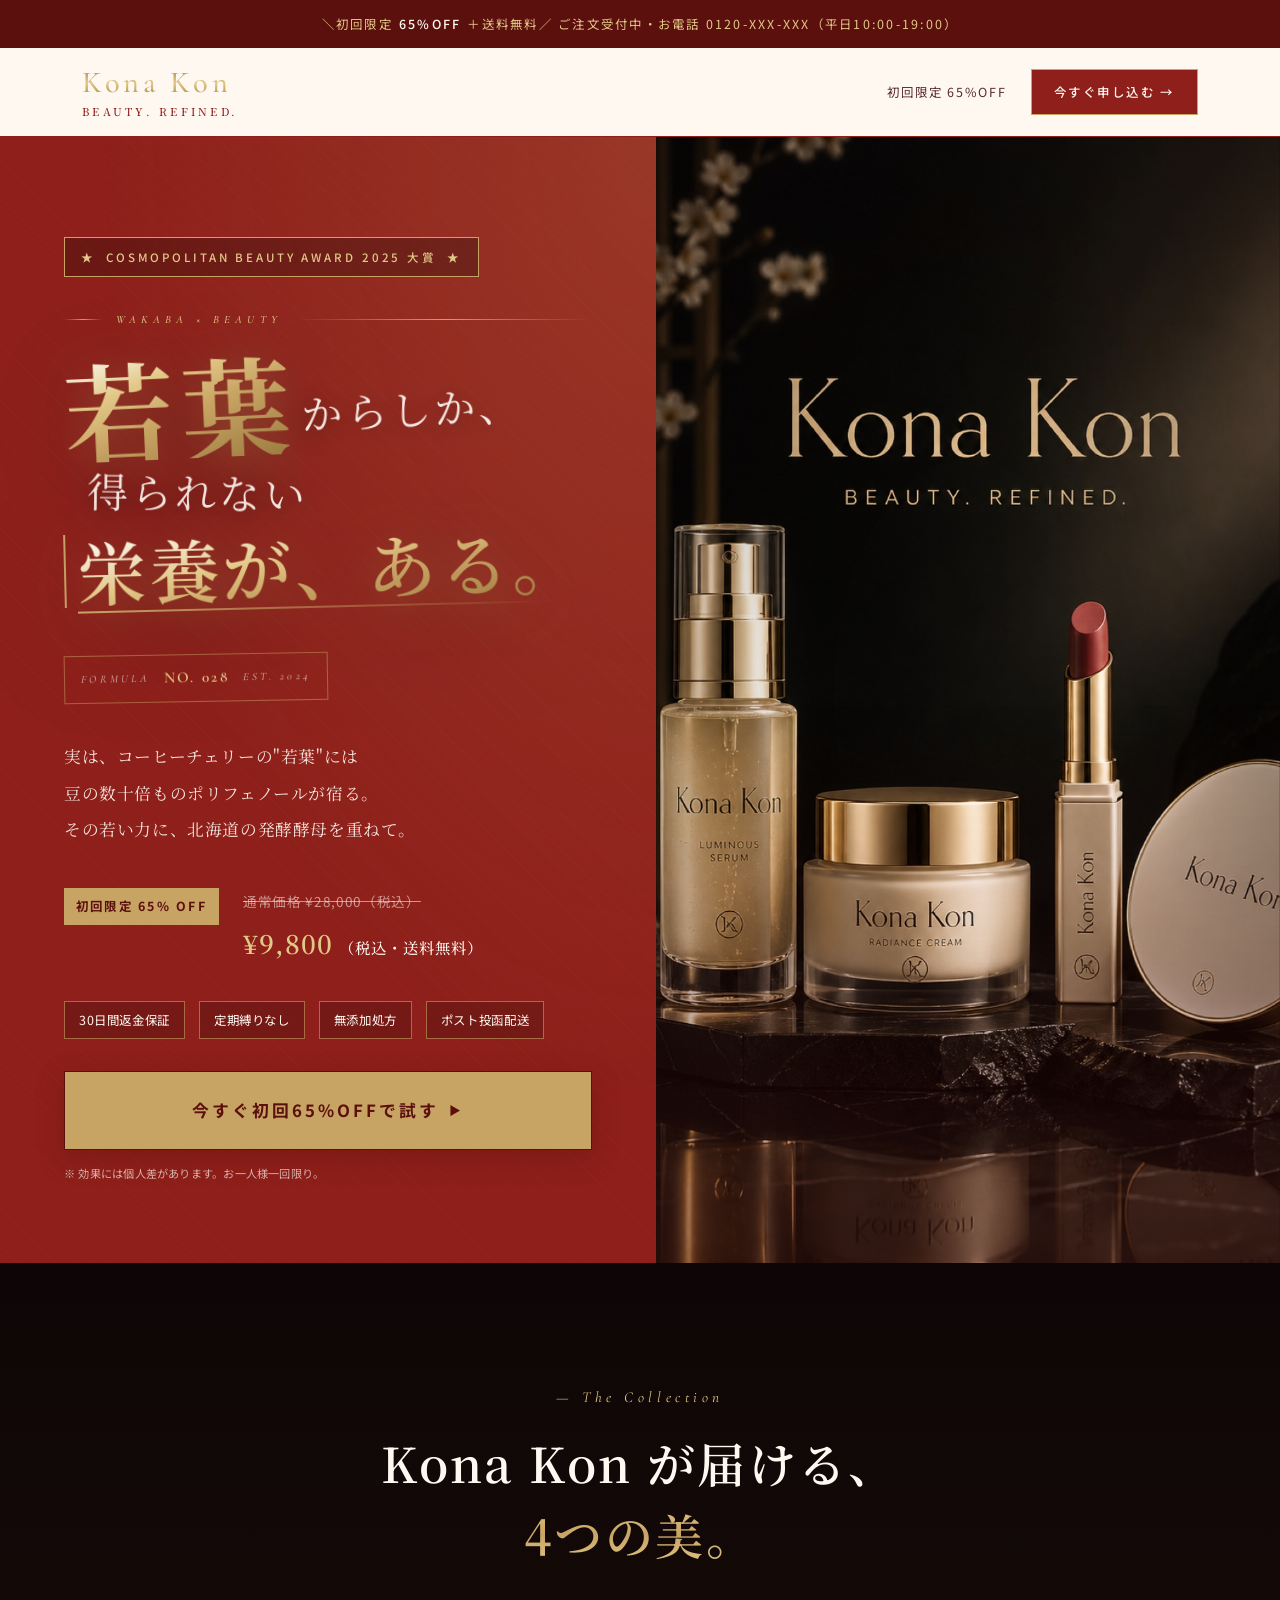
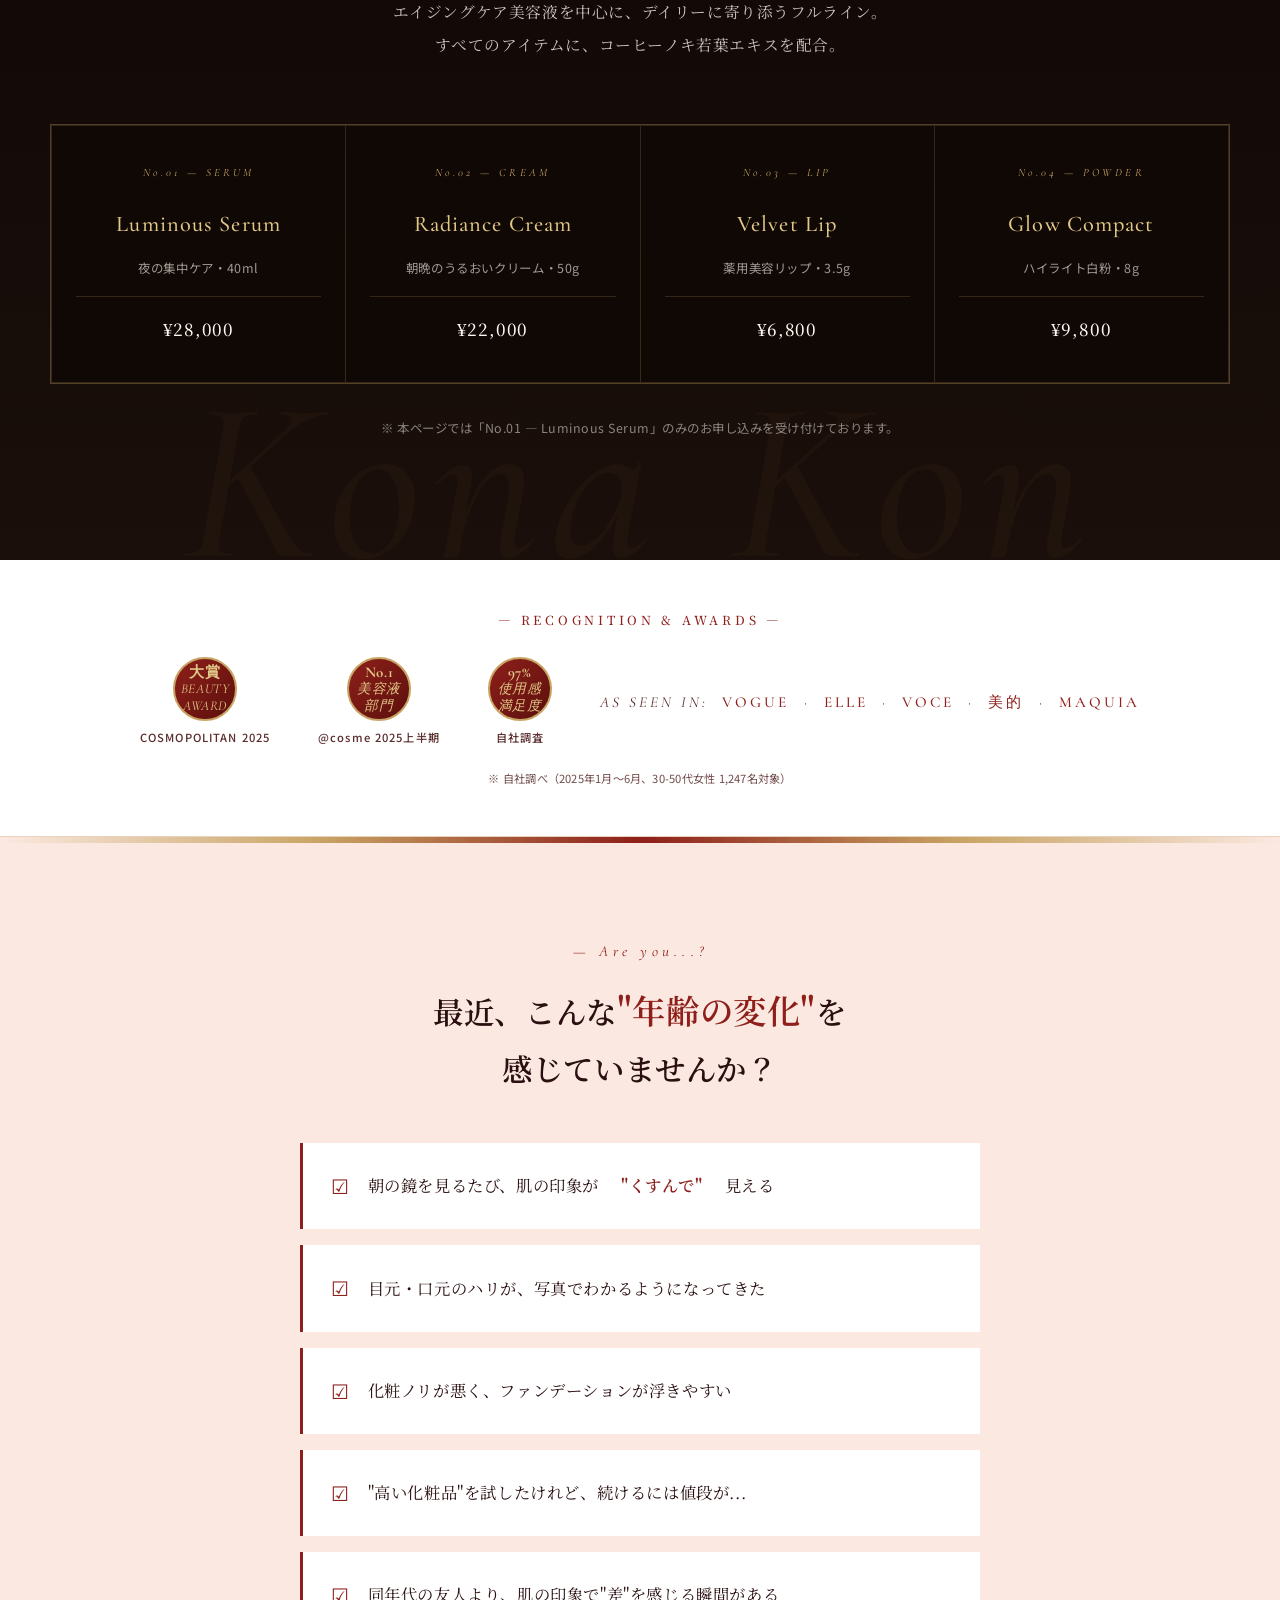
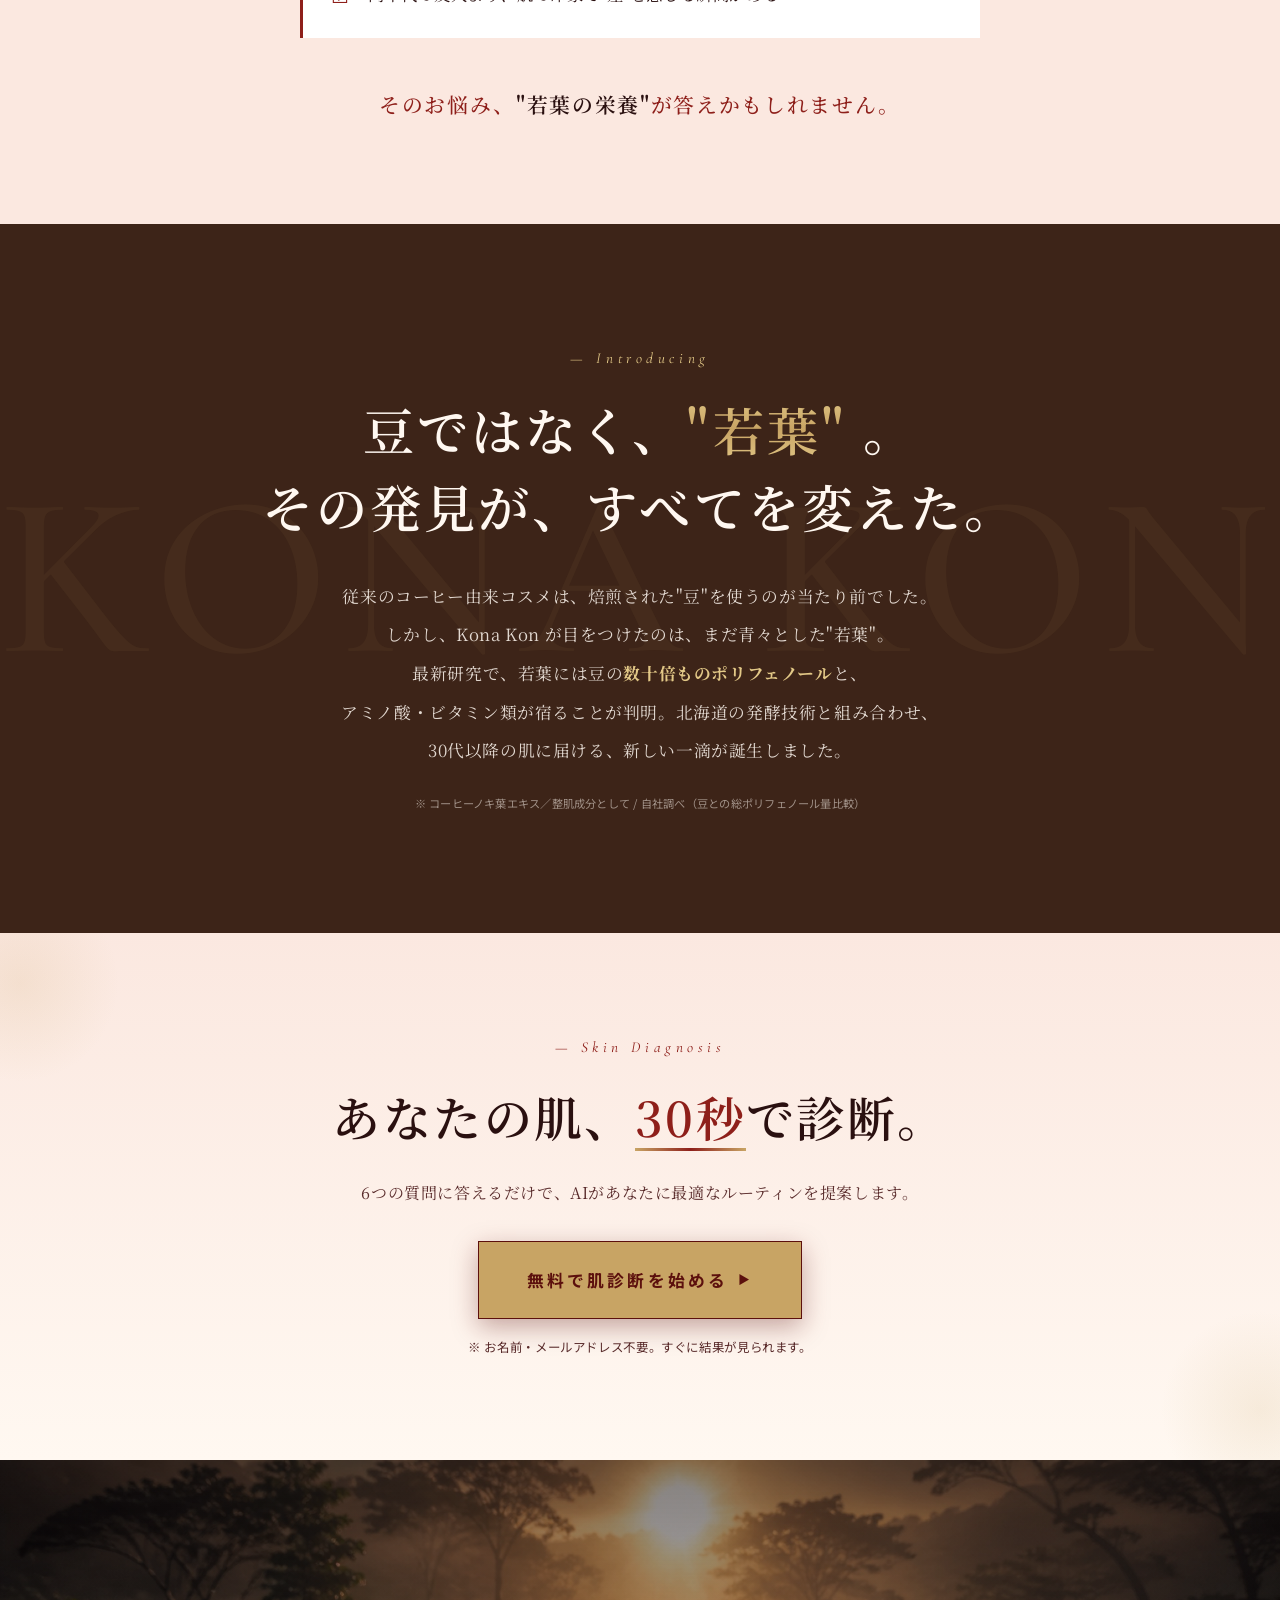
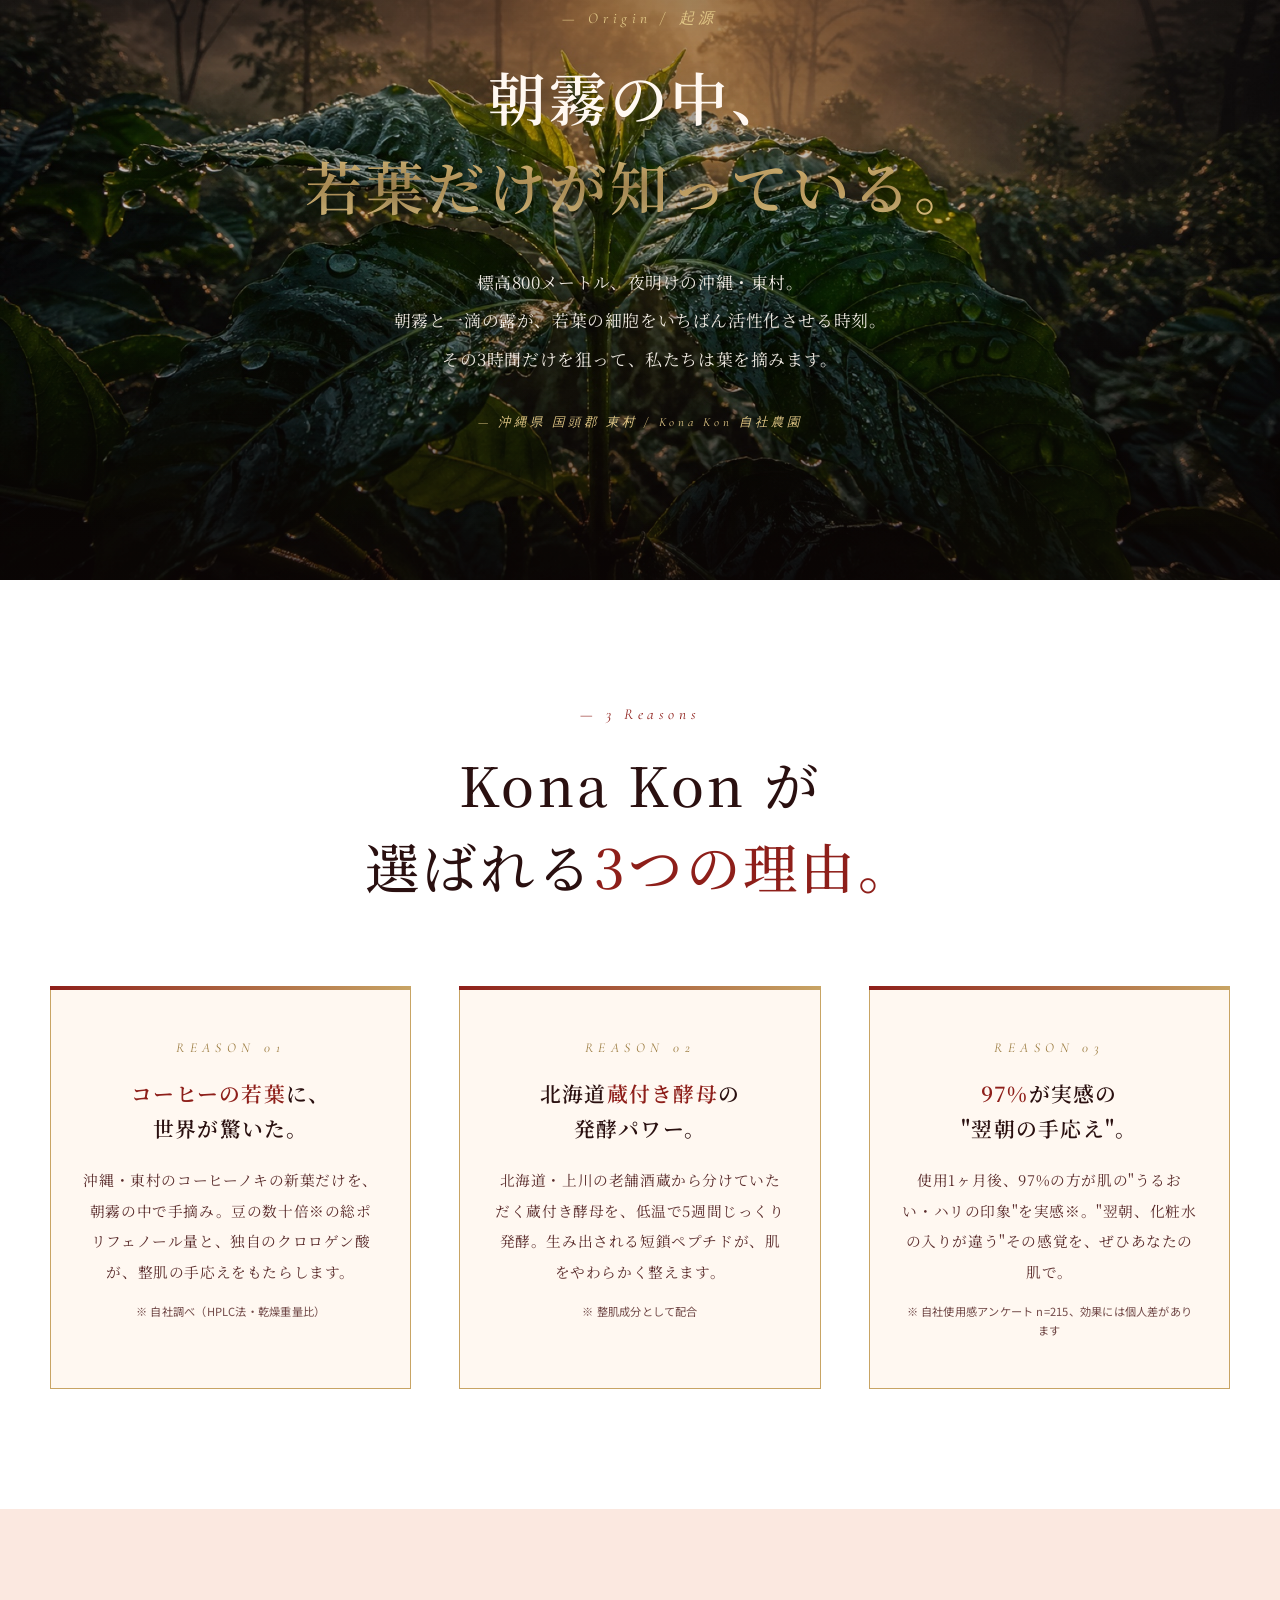
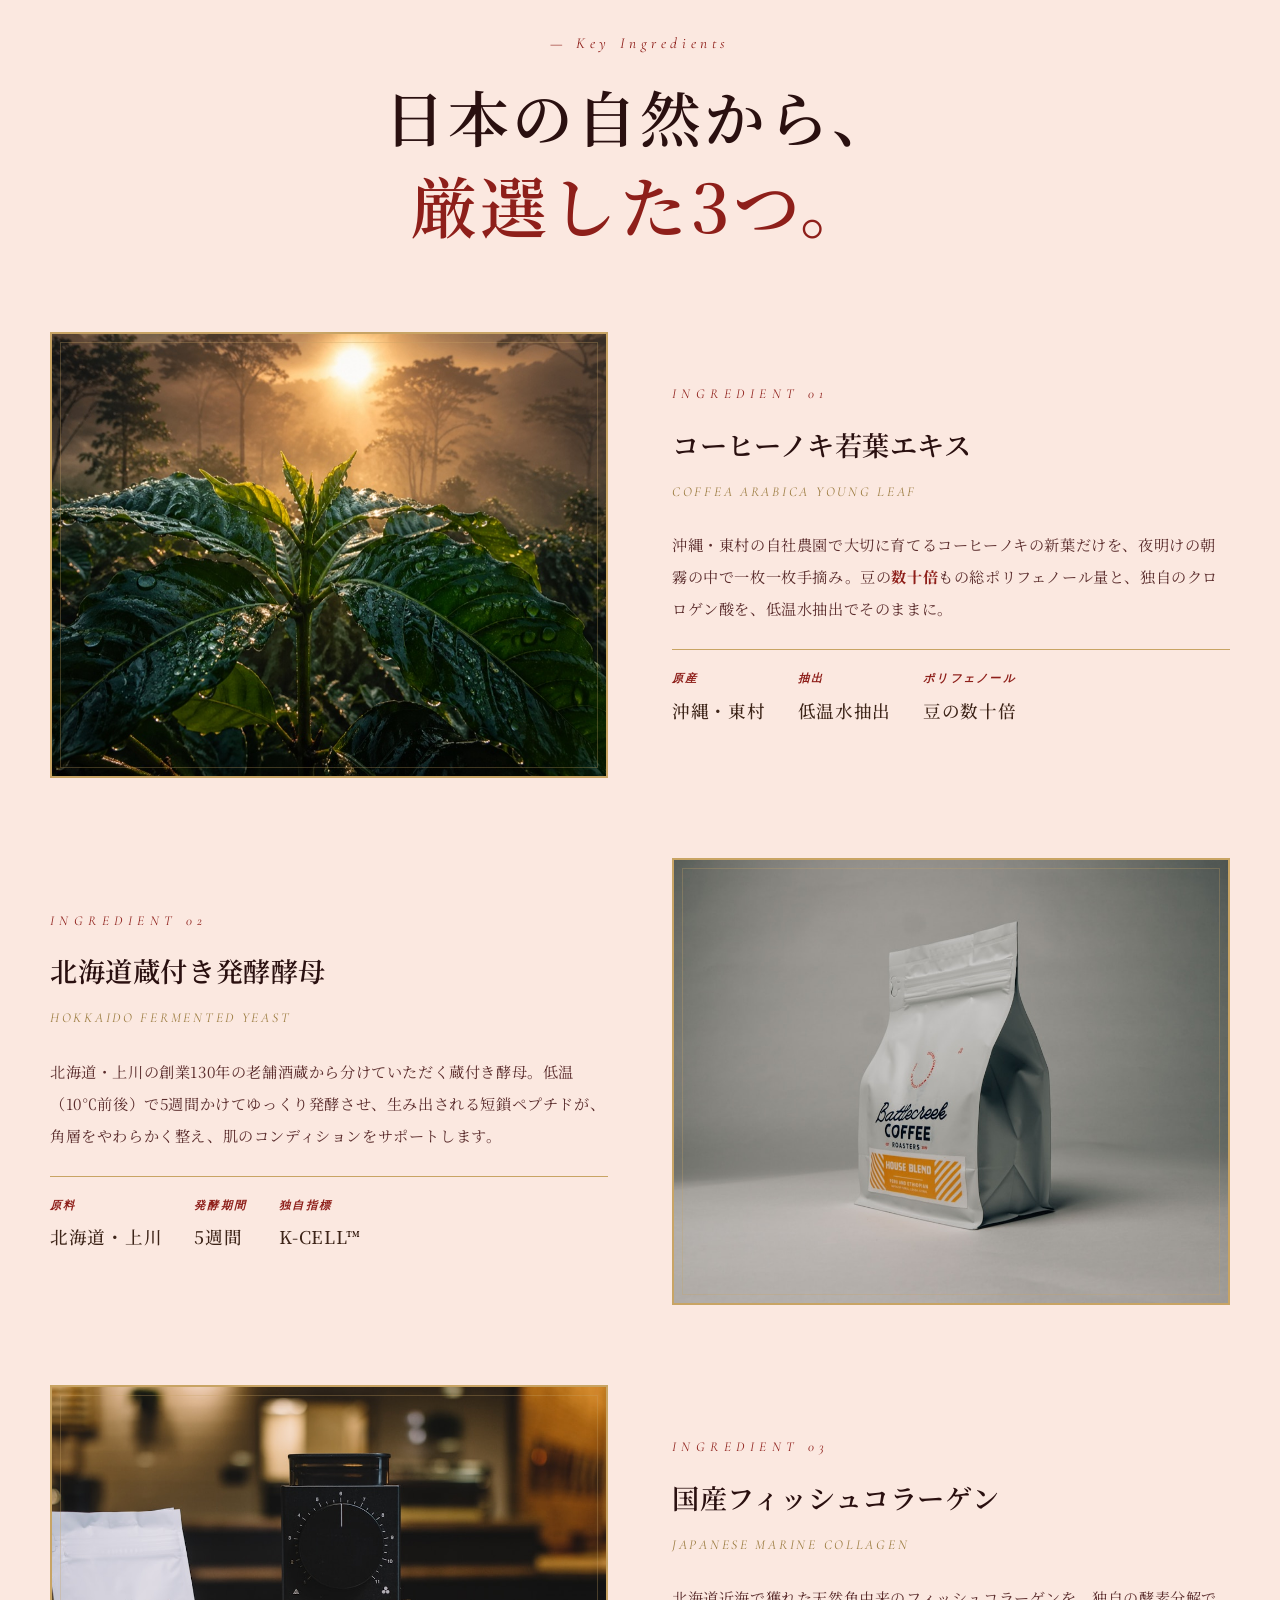
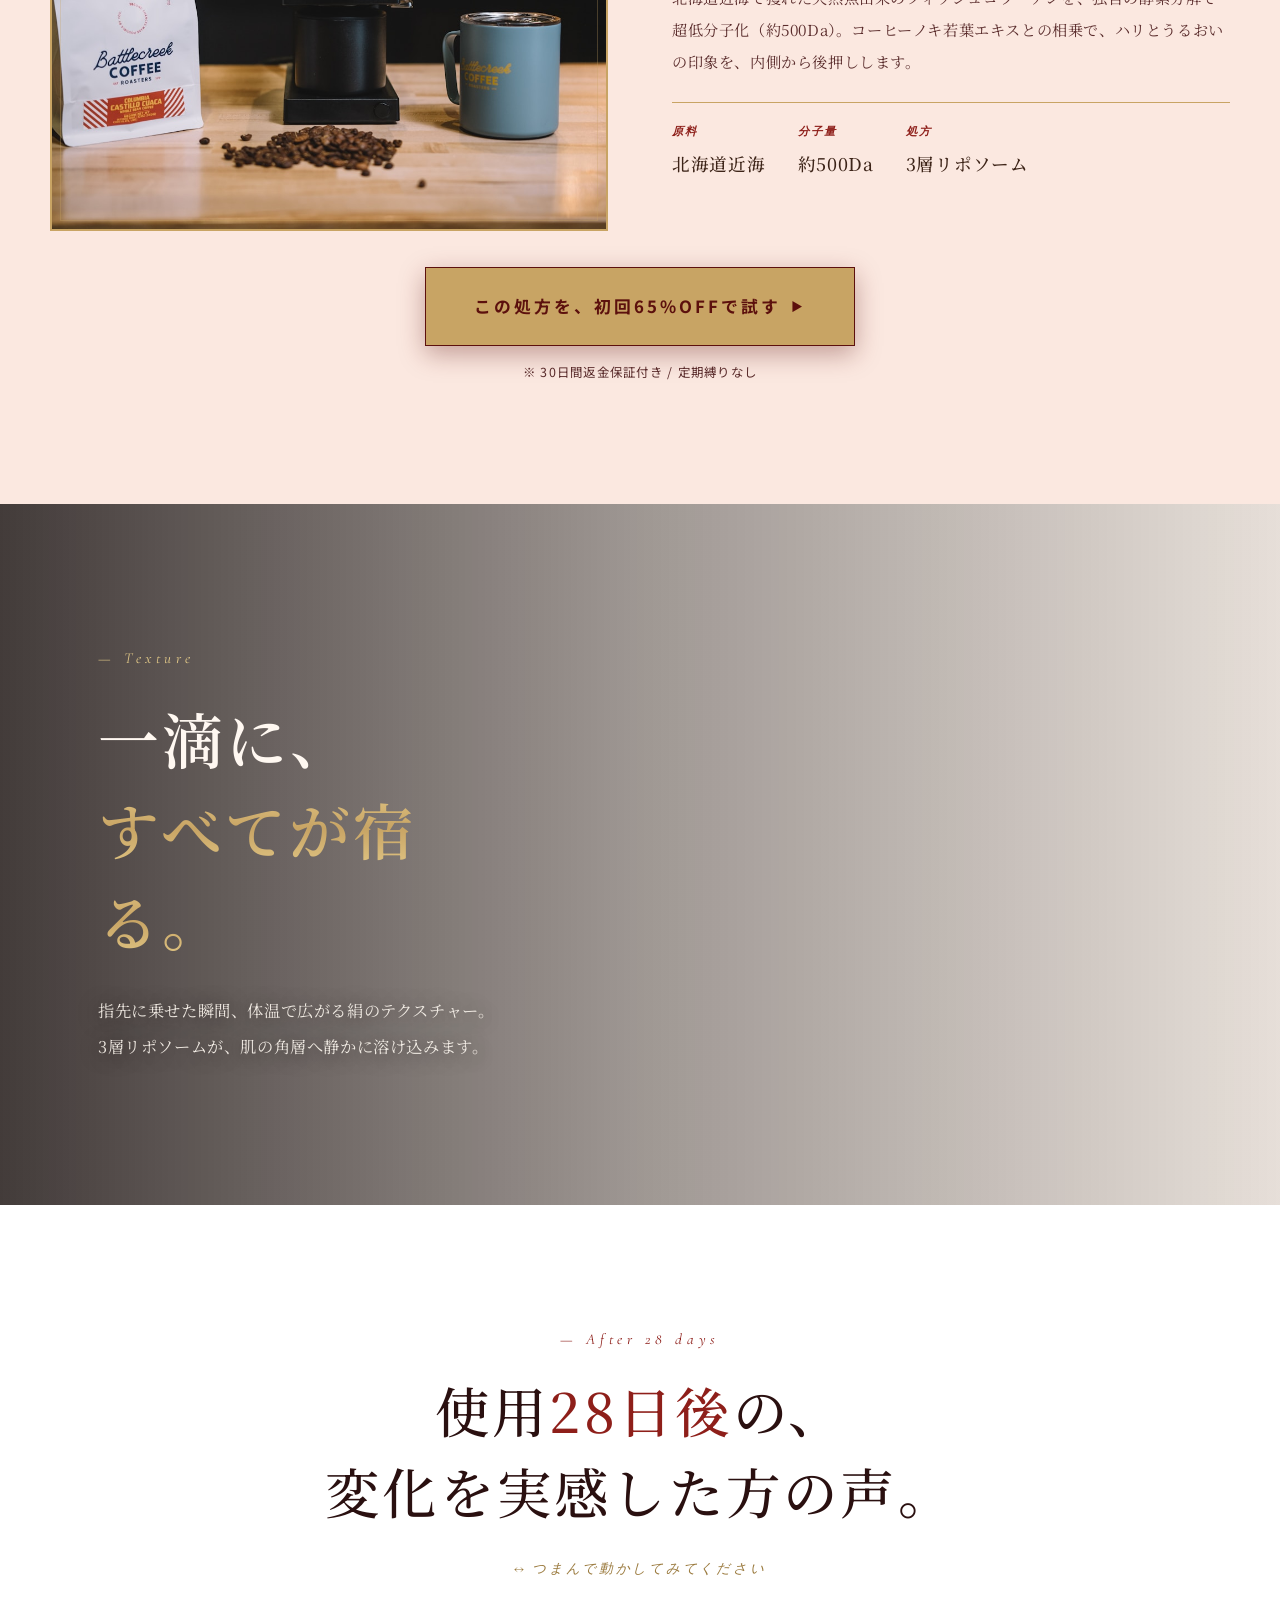
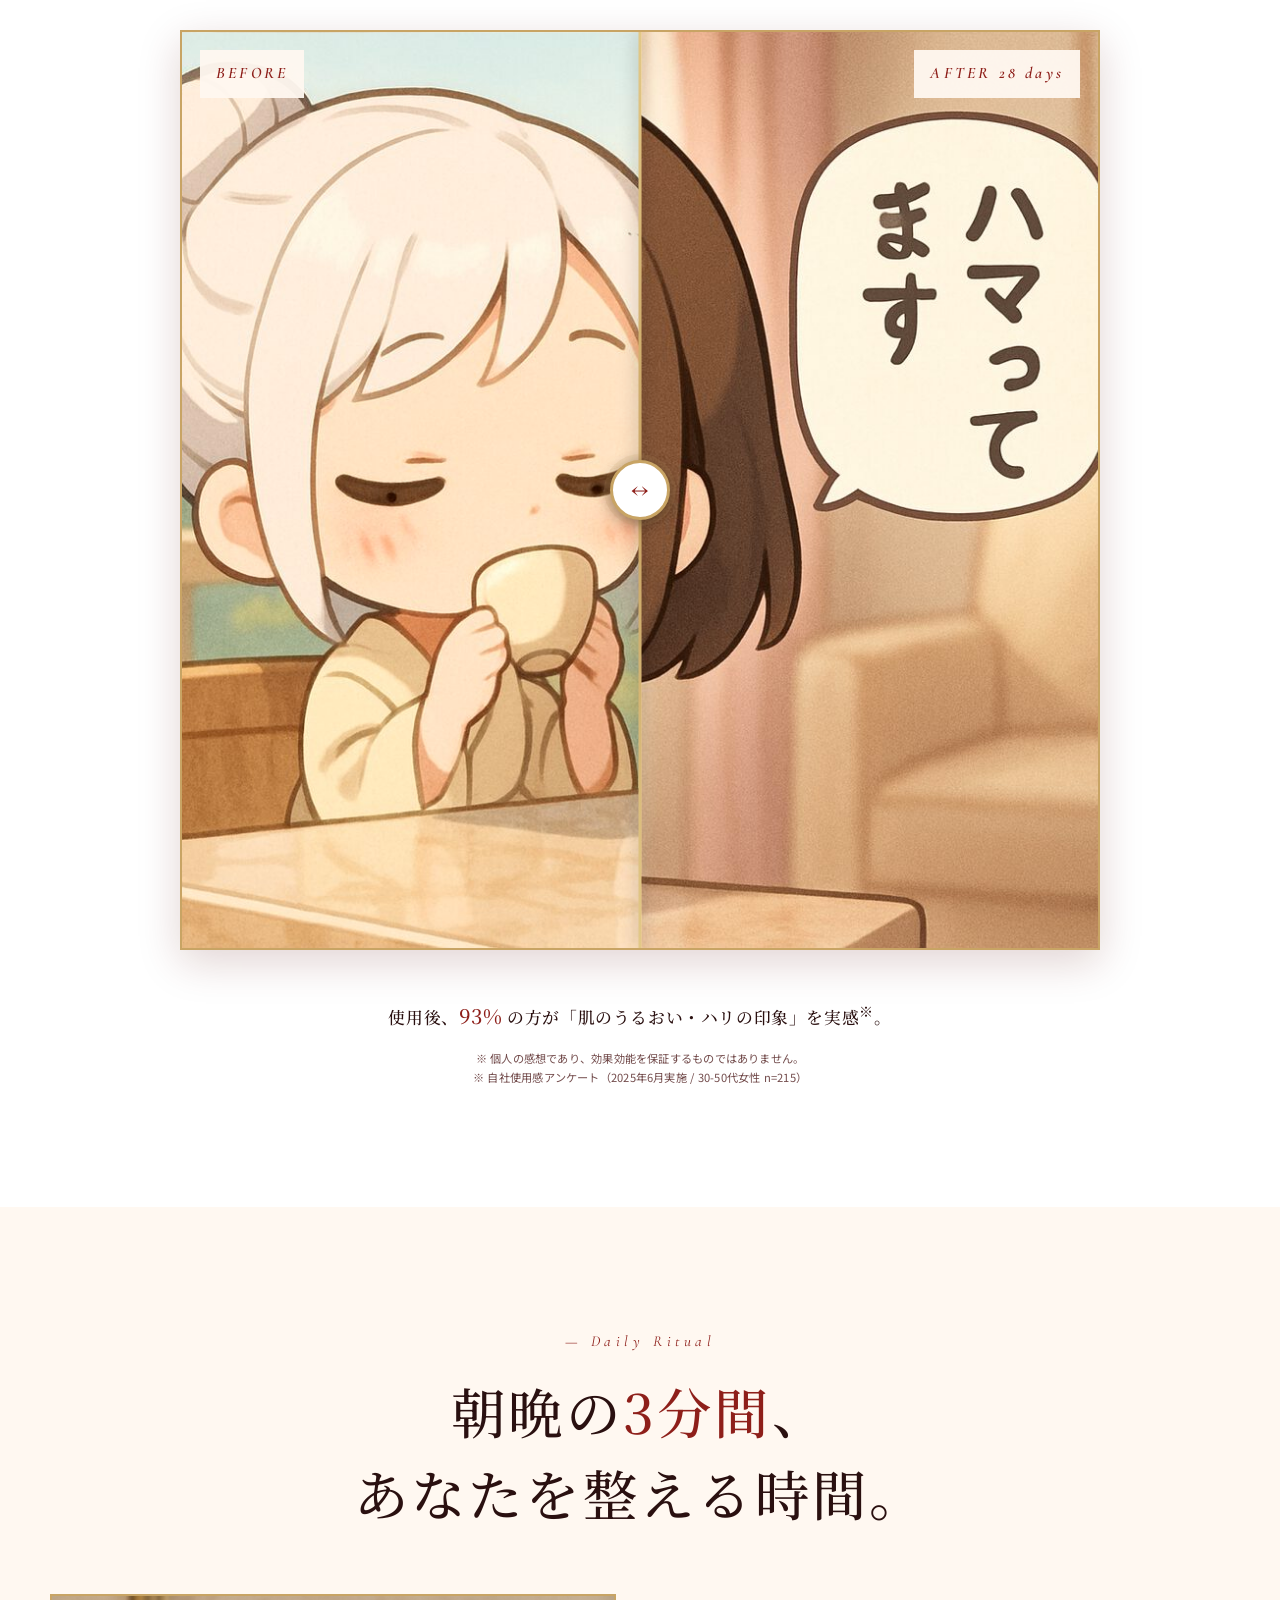
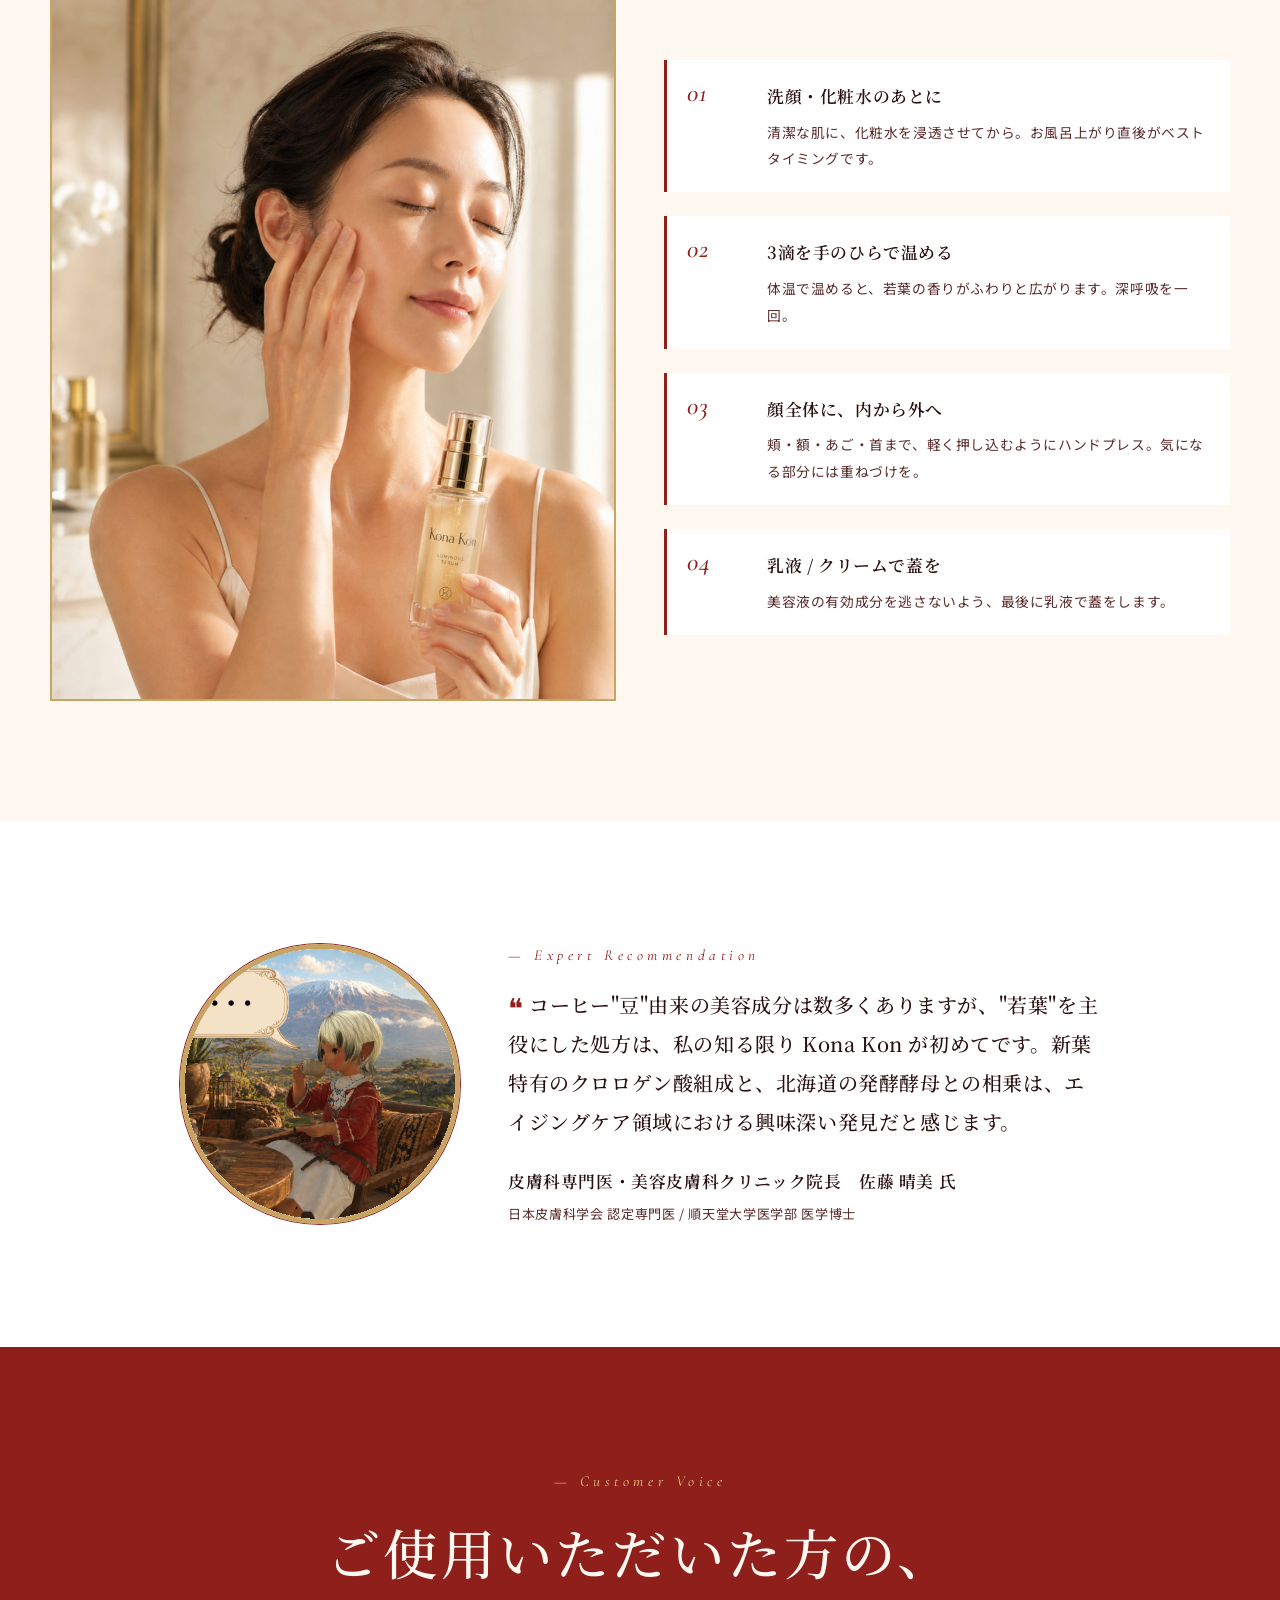
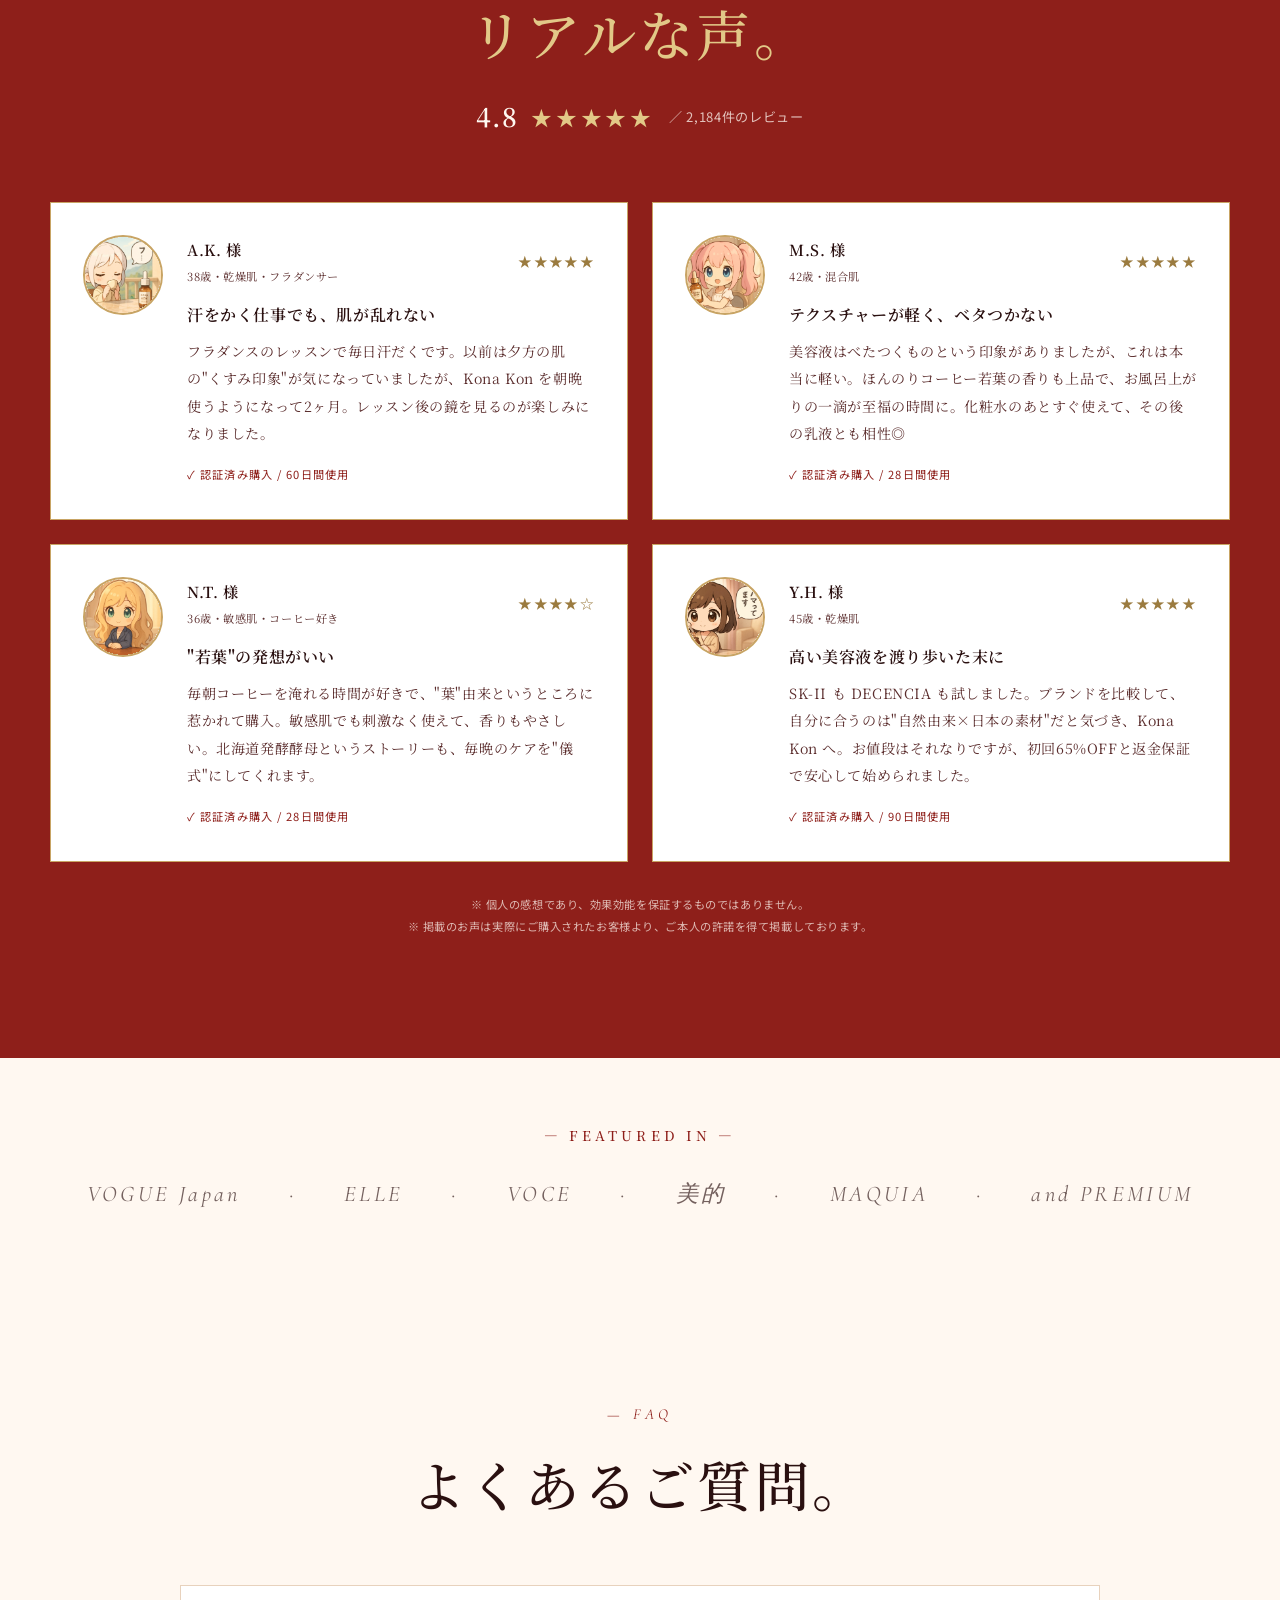
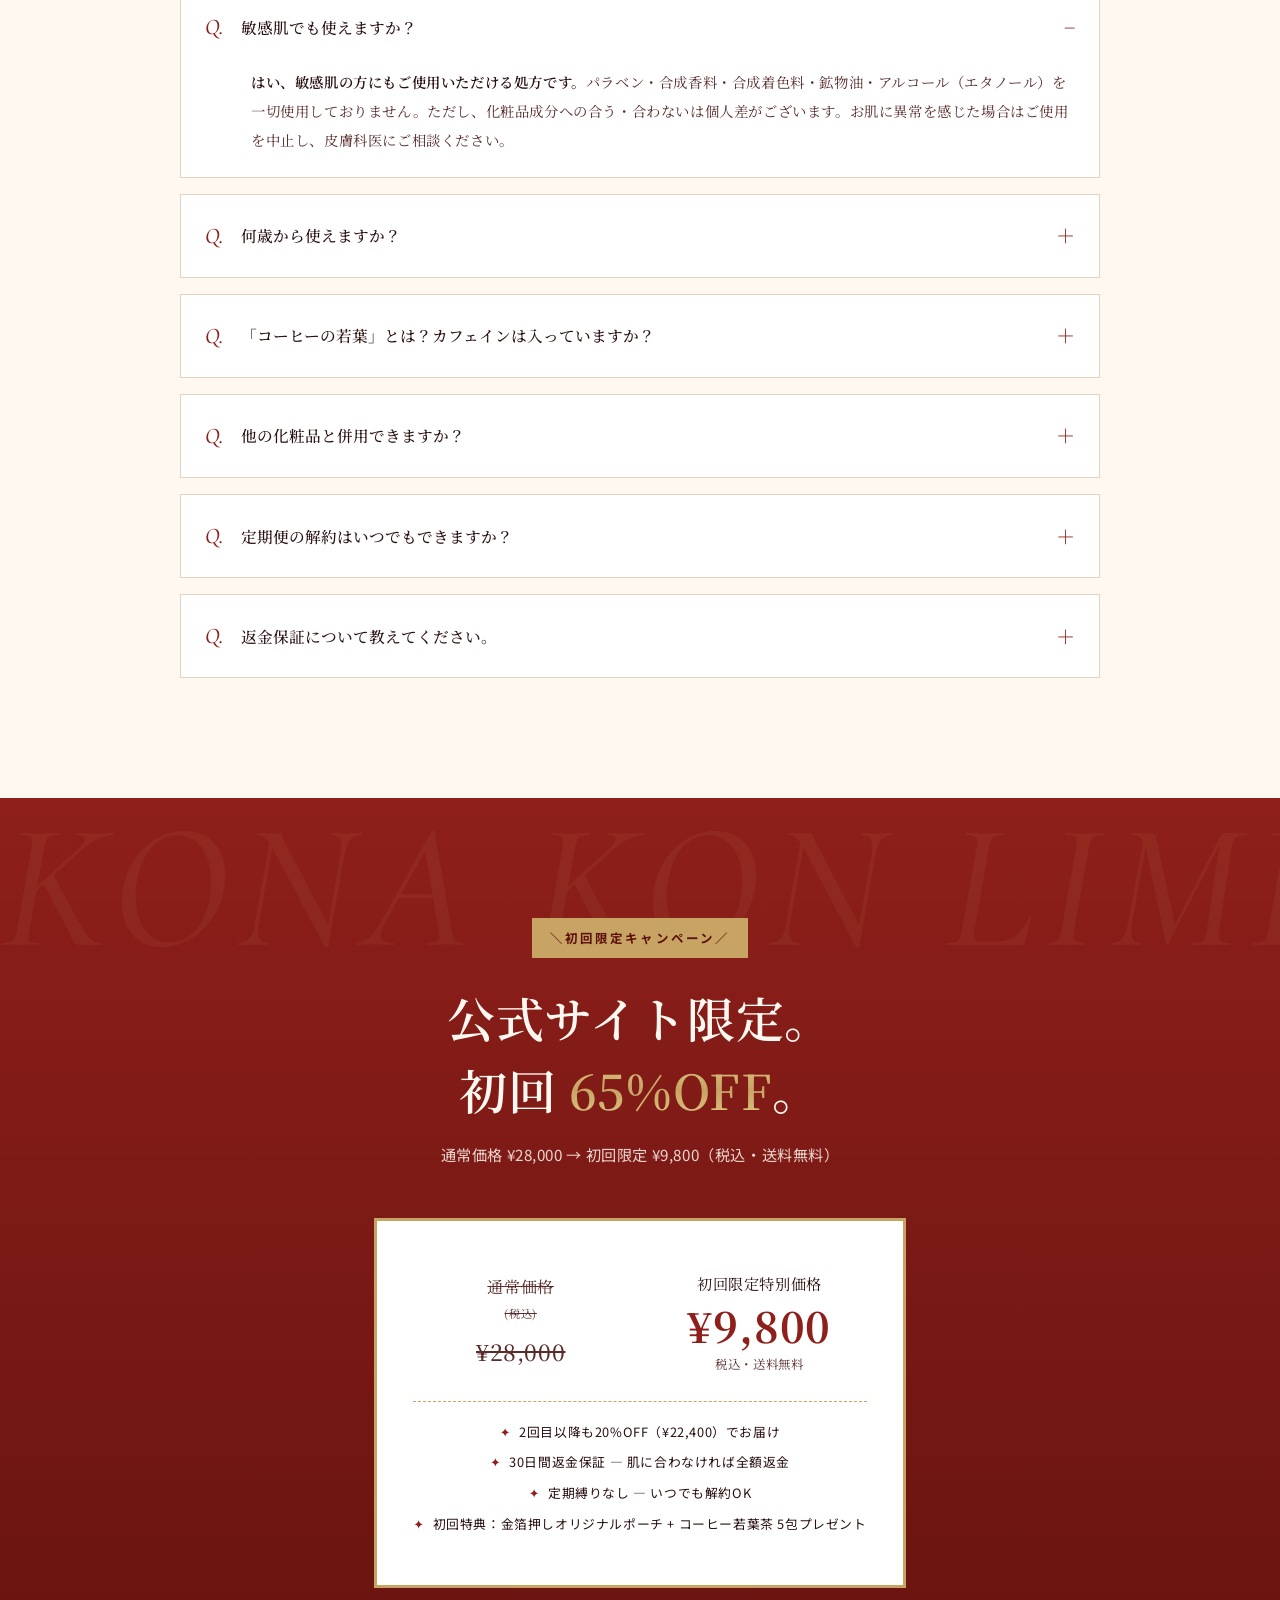
<file: index.html>
<!DOCTYPE html>
<html lang="ja">
<head>
<meta charset="UTF-8">
<meta name="viewport" content="width=device-width, initial-scale=1.0">
<title>Kona Kon — 美容液 — コーヒーの若葉エキス × 北海道発酵酵母 × 国産コラーゲン</title>
<meta name="description" content="若葉からしか得られない栄養がある。コーヒーチェリーの若葉エキス × 北海道発酵酵母 × 国産コラーゲン配合。30-40代女性のためのプレミアムエイジングケア美容液。">
<link rel="preconnect" href="https://fonts.googleapis.com">
<link rel="preconnect" href="https://fonts.gstatic.com" crossorigin>
<link href="https://fonts.googleapis.com/css2?family=Cormorant+Garamond:ital,wght@0,400;0,500;0,600;1,400;1,500&family=Noto+Sans+JP:wght@300;400;500;600;700&family=Noto+Serif+JP:wght@300;400;500;600;700&display=swap" rel="stylesheet">
<link rel="stylesheet" href="styles.css">
</head>
<body>

<div class="bar">
  ＼初回限定<strong>65%OFF</strong>＋送料無料／ ご注文受付中・お電話 0120-XXX-XXX（平日10:00-19:00）
</div>

<header class="hd">
  <div class="hd__inner">
    <a href="#" class="hd__brand">
      <span class="hd__name">Kona&nbsp;Kon</span>
      <span class="hd__tag">BEAUTY. REFINED.</span>
    </a>
    <div class="hd__cta">
      <span>初回限定 65%OFF</span>
      <a href="#offer">今すぐ申し込む →</a>
    </div>
  </div>
</header>

<section class="hero">
  <div class="hero__txt">
    <div class="hero__chip">
      <span>★</span> COSMOPOLITAN BEAUTY AWARD 2025 大賞 <span>★</span>
    </div>
    <div class="hero__catch-wrap">
      <p class="hero__eyebrow"><span class="hero__eyebrow-line"></span>WAKABA × BEAUTY<span class="hero__eyebrow-line"></span></p>
      <h1 class="hero__catch">
        <span class="hc-row hc-row--1"><span class="hc-big">若葉</span><span class="hc-mid">からしか、</span></span>
        <span class="hc-row hc-row--2"><span class="hc-mid">得られない</span></span>
        <span class="hc-row hc-row--3"><em class="hc-em">栄養が、ある。</em></span>
      </h1>
      <p class="hero__seal"><span>Formula</span><b>No.&nbsp;028</b><span>Est. 2024</span></p>
    </div>
    <p class="hero__sub">
      実は、コーヒーチェリーの"若葉"には<br>
      豆の数十倍ものポリフェノールが宿る。<br>
      その若い力に、北海道の発酵酵母を重ねて。
    </p>
    <div class="hero__cta-row">
      <span class="hero__off">初回限定 65% OFF</span>
      <div class="hero__price">
        <span class="hero__price-old">通常価格 ¥28,000（税込）</span>
        <span class="hero__price-new">¥9,800<small>（税込・送料無料）</small></span>
      </div>
    </div>
    <ul class="hero__bullets">
      <li>30日間返金保証</li>
      <li>定期縛りなし</li>
      <li>無添加処方</li>
      <li>ポスト投函配送</li>
    </ul>
    <a href="#offer" class="cta-big">今すぐ初回65%OFFで試す</a>
    <p class="note" style="margin-top:14px;color:rgba(255,248,241,0.7)">※ 効果には個人差があります。お一人様一回限り。</p>
  </div>
  <div class="hero__visual hero__visual--brand">
    <img src="images/brand-hero.jpg" alt="Kona Kon — Beauty. Refined.">
  </div>
</section>

<!-- Brand Showcase: full lineup -->
<section class="lineup">
  <div class="lineup__inner">
    <div class="lineup__head">
      <p class="kicker kicker--center" style="color:var(--gold-l)">— The Collection</p>
      <h2 class="lineup__title">Kona Kon が届ける、<br><em>4つの美。</em></h2>
      <p class="lineup__lead">エイジングケア美容液を中心に、デイリーに寄り添うフルライン。<br>すべてのアイテムに、コーヒーノキ若葉エキスを配合。</p>
    </div>
    <ul class="lineup__list">
      <li>
        <p class="lineup__cat">No.01 — SERUM</p>
        <h3>Luminous Serum</h3>
        <p class="lineup__d">夜の集中ケア・40ml</p>
        <p class="lineup__p">¥28,000</p>
      </li>
      <li>
        <p class="lineup__cat">No.02 — CREAM</p>
        <h3>Radiance Cream</h3>
        <p class="lineup__d">朝晩のうるおいクリーム・50g</p>
        <p class="lineup__p">¥22,000</p>
      </li>
      <li>
        <p class="lineup__cat">No.03 — LIP</p>
        <h3>Velvet Lip</h3>
        <p class="lineup__d">薬用美容リップ・3.5g</p>
        <p class="lineup__p">¥6,800</p>
      </li>
      <li>
        <p class="lineup__cat">No.04 — POWDER</p>
        <h3>Glow Compact</h3>
        <p class="lineup__d">ハイライト白粉・8g</p>
        <p class="lineup__p">¥9,800</p>
      </li>
    </ul>
    <p class="lineup__note">※ 本ページでは「No.01 — Luminous Serum」のみのお申し込みを受け付けております。</p>
  </div>
</section>

<section class="trust">
  <div class="trust__inner">
    <p class="trust__title">— RECOGNITION & AWARDS —</p>
    <div class="trust__row">
      <div class="trust__badge">
        <div class="award"><div><strong>大賞</strong>BEAUTY<br>AWARD</div></div>
        <p>COSMOPOLITAN 2025</p>
      </div>
      <div class="trust__badge">
        <div class="award"><div><strong>No.1</strong>美容液<br>部門</div></div>
        <p>@cosme 2025上半期</p>
      </div>
      <div class="trust__badge">
        <div class="award"><div><strong>97%</strong>使用感<br>満足度</div></div>
        <p>自社調査</p>
      </div>
      <div class="trust__media">
        AS SEEN IN: &nbsp;<strong>VOGUE</strong> &nbsp;·&nbsp; <strong>ELLE</strong> &nbsp;·&nbsp; <strong>VOCE</strong> &nbsp;·&nbsp; <strong>美的</strong> &nbsp;·&nbsp; <strong>MAQUIA</strong>
      </div>
    </div>
    <p class="disclaim" style="text-align:center;margin-top:20px">※ 自社調べ（2025年1月～6月、30-50代女性 1,247名対象）</p>
  </div>
</section>

<section class="pain">
  <p class="kicker kicker--center kicker--red">— Are you...?</p>
  <h2 class="pain__title">
    最近、こんな<em>"年齢の変化"</em>を<br>
    感じていませんか？
  </h2>
  <ul class="pain__list">
    <li class="pain__item">朝の鏡を見るたび、肌の印象が<strong style="color:var(--red);font-weight:600;margin:0 4px">"くすんで"</strong>見える</li>
    <li class="pain__item">目元・口元のハリが、写真でわかるようになってきた</li>
    <li class="pain__item">化粧ノリが悪く、ファンデーションが浮きやすい</li>
    <li class="pain__item">"高い化粧品"を試したけれど、続けるには値段が...</li>
    <li class="pain__item">同年代の友人より、肌の印象で"差"を感じる瞬間がある</li>
  </ul>
  <p class="pain__hook">
    そのお悩み、<strong>"若葉の栄養"</strong>が答えかもしれません。
  </p>
</section>

<section class="solution">
  <div class="solution__inner">
    <p class="kicker kicker--center" style="color:var(--gold-l)">— Introducing</p>
    <h2 class="solution__title">
      豆ではなく、<em>"若葉"</em> 。<br>
      その発見が、すべてを変えた。
    </h2>
    <p class="solution__lead">
      従来のコーヒー由来コスメは、焙煎された"豆"を使うのが当たり前でした。<br>
      しかし、Kona Kon が目をつけたのは、まだ青々とした"若葉"。<br>
      最新研究で、若葉には豆の<strong style="color:var(--gold-l)">数十倍ものポリフェノール</strong>と、<br>
      アミノ酸・ビタミン類が宿ることが判明。北海道の発酵技術と組み合わせ、<br>
      30代以降の肌に届ける、新しい一滴が誕生しました。
    </p>
    <p class="disclaim" style="text-align:center;margin-top:24px;color:rgba(255,248,241,0.6)">※ コーヒーノキ葉エキス／整肌成分として / 自社調べ（豆との総ポリフェノール量比較）</p>
  </div>
</section>

<!-- QUIZ CTA -->
<section class="quiz-cta">
  <div class="quiz-cta__inner">
    <p class="kicker kicker--center kicker--red">— Skin Diagnosis</p>
    <h2 class="quiz-cta__title">あなたの肌、<em>30秒</em>で診断。</h2>
    <p class="quiz-cta__lead">6つの質問に答えるだけで、AIがあなたに最適なルーティンを提案します。</p>
    <button class="cta-big quiz-trigger" type="button">無料で肌診断を始める</button>
    <p class="quiz-cta__note">※ お名前・メールアドレス不要。すぐに結果が見られます。</p>
  </div>
</section>

<!-- ORIGIN: full-bleed wakaba -->
<section class="origin">
  <div class="origin__bg" style="background-image:url('images/wakaba-hero.jpg')"></div>
  <div class="origin__veil"></div>
  <div class="origin__inner">
    <p class="kicker kicker--center" style="color:var(--gold-l)">— Origin / 起源</p>
    <h2 class="origin__title">朝霧の中、<br><em>若葉だけが知っている。</em></h2>
    <p class="origin__lead">標高800メートル、夜明けの沖縄・東村。<br>朝霧と一滴の露が、若葉の細胞をいちばん活性化させる時刻。<br>その3時間だけを狙って、私たちは葉を摘みます。</p>
    <p class="origin__sub">— 沖縄県 国頭郡 東村 / Kona Kon 自社農園</p>
  </div>
</section>

<section class="reasons">
  <div class="reasons__head">
    <p class="kicker kicker--center kicker--red">— 3 Reasons</p>
    <h2 class="h-display">Kona Kon が<br>選ばれる<em>3つの理由。</em></h2>
  </div>
  <div class="reasons__list">
    <article class="reason">
      <p class="reason__no">REASON 01</p>
      <h3 class="reason__title"><em>コーヒーの若葉</em>に、<br>世界が驚いた。</h3>
      <p class="reason__txt">沖縄・東村のコーヒーノキの新葉だけを、朝霧の中で手摘み。豆の数十倍※の総ポリフェノール量と、独自のクロロゲン酸が、整肌の手応えをもたらします。</p>
      <p class="disclaim" style="margin-top:14px">※ 自社調べ（HPLC法・乾燥重量比）</p>
    </article>
    <article class="reason">
      <p class="reason__no">REASON 02</p>
      <h3 class="reason__title">北海道<em>蔵付き酵母</em>の<br>発酵パワー。</h3>
      <p class="reason__txt">北海道・上川の老舗酒蔵から分けていただく蔵付き酵母を、低温で5週間じっくり発酵。生み出される短鎖ペプチドが、肌をやわらかく整えます。</p>
      <p class="disclaim" style="margin-top:14px">※ 整肌成分として配合</p>
    </article>
    <article class="reason">
      <p class="reason__no">REASON 03</p>
      <h3 class="reason__title"><em>97%</em>が実感の<br>"翌朝の手応え"。</h3>
      <p class="reason__txt">使用1ヶ月後、97%の方が肌の"うるおい・ハリの印象"を実感※。"翌朝、化粧水の入りが違う"その感覚を、ぜひあなたの肌で。</p>
      <p class="disclaim" style="margin-top:14px">※ 自社使用感アンケート n=215、効果には個人差があります</p>
    </article>
  </div>
</section>

<section class="ingredients">
  <div class="ing__head">
    <p class="kicker kicker--center kicker--red">— Key Ingredients</p>
    <h2 class="ing__big">日本の自然から、<br><em>厳選した3つ。</em></h2>
  </div>
  <div class="ing__list">
    <article class="ing__row">
      <figure class="ing__img"><img src="images/wakaba-mid.jpg" alt="コーヒーノキ若葉のドラマチックな朝霧"></figure>
      <div>
        <p class="ing__no">INGREDIENT 01</p>
        <h3 class="ing__name">コーヒーノキ若葉エキス</h3>
        <p class="ing__lat">COFFEA ARABICA YOUNG LEAF</p>
        <p class="ing__txt">沖縄・東村の自社農園で大切に育てるコーヒーノキの新葉だけを、夜明けの朝霧の中で一枚一枚手摘み。豆の<strong style="color:var(--red)">数十倍</strong>もの総ポリフェノール量と、独自のクロロゲン酸を、低温水抽出でそのままに。</p>
        <div class="ing__data">
          <div><span>原産</span><b>沖縄・東村</b></div>
          <div><span>抽出</span><b>低温水抽出</b></div>
          <div><span>ポリフェノール</span><b>豆の数十倍</b></div>
        </div>
      </div>
    </article>
    <article class="ing__row ing__row--rev">
      <figure class="ing__img"><img src="images/fermentation.jpg" alt="北海道発酵酵母"></figure>
      <div>
        <p class="ing__no">INGREDIENT 02</p>
        <h3 class="ing__name">北海道蔵付き発酵酵母</h3>
        <p class="ing__lat">HOKKAIDO FERMENTED YEAST</p>
        <p class="ing__txt">北海道・上川の創業130年の老舗酒蔵から分けていただく蔵付き酵母。低温（10℃前後）で5週間かけてゆっくり発酵させ、生み出される短鎖ペプチドが、角層をやわらかく整え、肌のコンディションをサポートします。</p>
        <div class="ing__data">
          <div><span>原料</span><b>北海道・上川</b></div>
          <div><span>発酵期間</span><b>5週間</b></div>
          <div><span>独自指標</span><b>K-CELL™</b></div>
        </div>
      </div>
    </article>
    <article class="ing__row">
      <figure class="ing__img"><img src="images/coffee-farm.jpg" alt="国産コラーゲン"></figure>
      <div>
        <p class="ing__no">INGREDIENT 03</p>
        <h3 class="ing__name">国産フィッシュコラーゲン</h3>
        <p class="ing__lat">JAPANESE MARINE COLLAGEN</p>
        <p class="ing__txt">北海道近海で獲れた天然魚由来のフィッシュコラーゲンを、独自の酵素分解で超低分子化（約500Da）。コーヒーノキ若葉エキスとの相乗で、ハリとうるおいの印象を、内側から後押しします。</p>
        <div class="ing__data">
          <div><span>原料</span><b>北海道近海</b></div>
          <div><span>分子量</span><b>約500Da</b></div>
          <div><span>処方</span><b>3層リポソーム</b></div>
        </div>
      </div>
    </article>
  </div>
  <div class="cta-block">
    <a href="#offer" class="cta-big">この処方を、初回65%OFFで試す</a>
    <p class="sub">※ 30日間返金保証付き / 定期縛りなし</p>
  </div>
</section>

<!-- TEXTURE: full-bleed gold drop -->
<section class="texture">
  <div class="texture__bg" style="background-image:url('images/texture-macro.jpg')"></div>
  <div class="texture__veil"></div>
  <div class="texture__inner">
    <p class="kicker" style="color:var(--gold-l)">— Texture</p>
    <h2 class="texture__title">一滴に、<br><em>すべてが宿る。</em></h2>
    <p class="texture__lead">指先に乗せた瞬間、体温で広がる絹のテクスチャー。<br>3層リポソームが、肌の角層へ静かに溶け込みます。</p>
  </div>
</section>

<section class="ba">
  <div class="ba__head">
    <p class="kicker kicker--center kicker--red">— After 28 days</p>
    <h2 class="h-display">使用<em>28日後</em>の、<br>変化を実感した方の声。</h2>
    <p class="ba__instruction">↔ つまんで動かしてみてください</p>
  </div>

  <!-- Interactive Before/After Slider -->
  <div class="ba-slider" id="baSlider">
    <div class="ba-slider__inner">
      <div class="ba-slider__after">
        <img src="images/customer-3.jpg" alt="After" draggable="false">
        <span class="ba-slider__label ba-slider__label--after">AFTER 28 days</span>
      </div>
      <div class="ba-slider__before">
        <img src="images/customer-1.jpg" alt="Before" draggable="false">
        <span class="ba-slider__label ba-slider__label--before">BEFORE</span>
      </div>
      <div class="ba-slider__handle">
        <span class="ba-slider__handle-line"></span>
        <span class="ba-slider__handle-knob">↔</span>
      </div>
    </div>
  </div>

  <p class="ba__caption">
    使用後、<em>93%</em> の方が「肌のうるおい・ハリの印象」を実感<sup>※</sup>。
  </p>
  <p class="ba__legal disclaim">
    ※ 個人の感想であり、効果効能を保証するものではありません。<br>
    ※ 自社使用感アンケート（2025年6月実施 / 30-50代女性 n=215）
  </p>
</section>

<section class="ritual">
  <div class="ritual__inner">
    <div class="ritual__head">
      <p class="kicker kicker--center kicker--red">— Daily Ritual</p>
      <h2 class="h-display">朝晩の<em>3分間</em>、<br>あなたを整える時間。</h2>
    </div>
    <div class="ritual__row">
      <figure class="ritual__img"><img src="images/ritual.jpg" alt=""></figure>
      <div class="ritual__steps">
        <div class="step"><span class="step__no">01</span><div><h4>洗顔・化粧水のあとに</h4><p>清潔な肌に、化粧水を浸透させてから。お風呂上がり直後がベストタイミングです。</p></div></div>
        <div class="step"><span class="step__no">02</span><div><h4>3滴を手のひらで温める</h4><p>体温で温めると、若葉の香りがふわりと広がります。深呼吸を一回。</p></div></div>
        <div class="step"><span class="step__no">03</span><div><h4>顔全体に、内から外へ</h4><p>頬・額・あご・首まで、軽く押し込むようにハンドプレス。気になる部分には重ねづけを。</p></div></div>
        <div class="step"><span class="step__no">04</span><div><h4>乳液 / クリームで蓋を</h4><p>美容液の有効成分を逃さないよう、最後に乳液で蓋をします。</p></div></div>
      </div>
    </div>
  </div>
</section>

<section class="expert">
  <div class="expert__inner">
    <figure class="expert__photo"><img src="images/expert.jpg" alt=""></figure>
    <div>
      <p class="kicker kicker--red">— Expert Recommendation</p>
      <p class="expert__quote">
        コーヒー"豆"由来の美容成分は数多くありますが、"若葉"を主役にした処方は、私の知る限り Kona Kon が初めてです。新葉特有のクロロゲン酸組成と、北海道の発酵酵母との相乗は、エイジングケア領域における興味深い発見だと感じます。
      </p>
      <p class="expert__name">皮膚科専門医・美容皮膚科クリニック院長　佐藤 晴美 氏</p>
      <p class="expert__title">日本皮膚科学会 認定専門医 / 順天堂大学医学部 医学博士</p>
    </div>
  </div>
</section>

<section class="voice">
  <div class="voice__head">
    <p class="kicker kicker--center" style="color:var(--gold-l)">— Customer Voice</p>
    <h2 class="h-display h-display--light">ご使用いただいた方の、<br><em>リアルな声。</em></h2>
    <div class="voice__rating">
      <span class="num">4.8</span>
      <span class="stars">★★★★★</span>
      <span class="meta">／ 2,184件のレビュー</span>
    </div>
  </div>
  <div class="voice__list">
    <article class="vc">
      <div class="vc__avatar"><img src="images/customer-1.jpg" alt=""></div>
      <div>
        <div class="vc__head"><div class="vc__name">A.K. 様<span>38歳・乾燥肌・フラダンサー</span></div><div class="vc__stars">★★★★★</div></div>
        <h4 class="vc__title">汗をかく仕事でも、肌が乱れない</h4>
        <p class="vc__txt">フラダンスのレッスンで毎日汗だくです。以前は夕方の肌の"くすみ印象"が気になっていましたが、Kona Kon を朝晩使うようになって2ヶ月。レッスン後の鏡を見るのが楽しみになりました。</p>
        <span class="vc__verified">認証済み購入 / 60日間使用</span>
      </div>
    </article>
    <article class="vc">
      <div class="vc__avatar"><img src="images/customer-2.jpg" alt=""></div>
      <div>
        <div class="vc__head"><div class="vc__name">M.S. 様<span>42歳・混合肌</span></div><div class="vc__stars">★★★★★</div></div>
        <h4 class="vc__title">テクスチャーが軽く、ベタつかない</h4>
        <p class="vc__txt">美容液はべたつくものという印象がありましたが、これは本当に軽い。ほんのりコーヒー若葉の香りも上品で、お風呂上がりの一滴が至福の時間に。化粧水のあとすぐ使えて、その後の乳液とも相性◎</p>
        <span class="vc__verified">認証済み購入 / 28日間使用</span>
      </div>
    </article>
    <article class="vc">
      <div class="vc__avatar"><img src="images/customer-4.jpg" alt=""></div>
      <div>
        <div class="vc__head"><div class="vc__name">N.T. 様<span>36歳・敏感肌・コーヒー好き</span></div><div class="vc__stars">★★★★☆</div></div>
        <h4 class="vc__title">"若葉"の発想がいい</h4>
        <p class="vc__txt">毎朝コーヒーを淹れる時間が好きで、"葉"由来というところに惹かれて購入。敏感肌でも刺激なく使えて、香りもやさしい。北海道発酵酵母というストーリーも、毎晩のケアを"儀式"にしてくれます。</p>
        <span class="vc__verified">認証済み購入 / 28日間使用</span>
      </div>
    </article>
    <article class="vc">
      <div class="vc__avatar"><img src="images/customer-3.jpg" alt=""></div>
      <div>
        <div class="vc__head"><div class="vc__name">Y.H. 様<span>45歳・乾燥肌</span></div><div class="vc__stars">★★★★★</div></div>
        <h4 class="vc__title">高い美容液を渡り歩いた末に</h4>
        <p class="vc__txt">SK-II も DECENCIA も試しました。ブランドを比較して、自分に合うのは"自然由来×日本の素材"だと気づき、Kona Kon へ。お値段はそれなりですが、初回65%OFFと返金保証で安心して始められました。</p>
        <span class="vc__verified">認証済み購入 / 90日間使用</span>
      </div>
    </article>
  </div>
  <p class="voice__legal">
    ※ 個人の感想であり、効果効能を保証するものではありません。<br>
    ※ 掲載のお声は実際にご購入されたお客様より、ご本人の許諾を得て掲載しております。
  </p>
</section>

<section class="media">
  <p class="media__title">— FEATURED IN —</p>
  <div class="media__row">
    <span>VOGUE Japan</span><span>·</span><span>ELLE</span><span>·</span><span>VOCE</span><span>·</span><span>美的</span><span>·</span><span>MAQUIA</span><span>·</span><span>and PREMIUM</span>
  </div>
</section>

<section class="faq">
  <div class="faq__head">
    <p class="kicker kicker--center kicker--red">— FAQ</p>
    <h2 class="h-display">よくあるご質問。</h2>
  </div>
  <div class="faq__list">
    <div class="q is-open">
      <button class="q__q">敏感肌でも使えますか？</button>
      <div class="q__a"><strong>はい、敏感肌の方にもご使用いただける処方です。</strong>パラベン・合成香料・合成着色料・鉱物油・アルコール（エタノール）を一切使用しておりません。ただし、化粧品成分への合う・合わないは個人差がございます。お肌に異常を感じた場合はご使用を中止し、皮膚科医にご相談ください。</div>
    </div>
    <div class="q">
      <button class="q__q">何歳から使えますか？</button>
      <div class="q__a">明確な年齢制限はございません。年齢に応じたケアを始めたい方であれば、20代後半からの方にもご好評いただいております。特に、肌のハリ・透明感のある印象を求める30-40代の方にお勧めしています。</div>
    </div>
    <div class="q">
      <button class="q__q">「コーヒーの若葉」とは？カフェインは入っていますか？</button>
      <div class="q__a">コーヒーノキ（Coffea Arabica）の<strong>新芽の若い葉</strong>を使用しています。豆ではなく若葉のため、<strong>カフェインはほぼ含まれません</strong>（HPLC分析にて0.01%未満）。逆に、葉特有のクロロゲン酸・ポリフェノールが豆より多く含まれることが、最新研究で報告されています。</div>
    </div>
    <div class="q">
      <button class="q__q">他の化粧品と併用できますか？</button>
      <div class="q__a">はい、お手持ちの化粧水・乳液・クリームと併用いただけます。順序は <strong>洗顔 → 化粧水 → Kona Kon → 乳液/クリーム</strong> がおすすめです。</div>
    </div>
    <div class="q">
      <button class="q__q">定期便の解約はいつでもできますか？</button>
      <div class="q__a"><strong>はい、いつでも解約可能です。</strong>定期便には縛り期間がございませんので、初回1回のみのご利用も承っております。</div>
    </div>
    <div class="q">
      <button class="q__q">返金保証について教えてください。</button>
      <div class="q__a"><strong>初回購入分に限り、商品到着後30日以内であれば全額返金いたします。</strong>「肌に合わなかった」「期待した結果と違った」など、理由は問いません。</div>
    </div>
  </div>
</section>

<section class="offer" id="offer">
  <div class="offer__inner">
    <span class="offer__chip">＼初回限定キャンペーン／</span>
    <h2 class="offer__title">公式サイト限定。<br>初回 <span>65%OFF</span>。</h2>
    <p class="offer__sub">通常価格 ¥28,000 → 初回限定 ¥9,800（税込・送料無料）</p>
    <div class="offer__price-card">
      <div class="offer__price-row">
        <div class="offer__price-old">通常価格<span>(税込)</span><strong>¥28,000</strong></div>
        <div class="offer__price-new">初回限定特別価格<strong>¥9,800</strong><small>税込・送料無料</small></div>
      </div>
      <ul class="offer__bonus">
        <li>2回目以降も20%OFF（¥22,400）でお届け</li>
        <li>30日間返金保証 — 肌に合わなければ全額返金</li>
        <li>定期縛りなし — いつでも解約OK</li>
        <li>初回特典：金箔押しオリジナルポーチ + コーヒー若葉茶 5包プレゼント</li>
      </ul>
    </div>
    <div class="offer__count"><span>本日の残り限定枠：</span><time>27</time><span>セット</span></div>
    <div class="cta-block">
      <a href="#final" class="cta-big">公式サイトで初回65%OFFを申し込む</a>
      <p class="sub" style="color:rgba(255,248,241,0.85)">※ ¥9,800は初回お一人様1回限り。次回以降は20%OFFの¥22,400となります。</p>
    </div>
  </div>
</section>

<section class="flow">
  <div class="flow__inner">
    <div class="flow__head">
      <p class="kicker kicker--center kicker--red">— Order Flow</p>
      <h2 class="h-headline">ご注文の流れ。</h2>
    </div>
    <div class="flow__row">
      <div class="flow__step"><p class="flow__num">STEP 01</p><h4>お申し込みフォーム</h4><p>下のフォームからお名前・ご住所等をご入力（約1分）</p></div>
      <div class="flow__step"><p class="flow__num">STEP 02</p><h4>確認メール</h4><p>ご注文内容のご確認メールを自動送信いたします</p></div>
      <div class="flow__step"><p class="flow__num">STEP 03</p><h4>3営業日で発送</h4><p>ヤマト運輸ネコポスでお届け（送料無料）</p></div>
      <div class="flow__step"><p class="flow__num">STEP 04</p><h4>ご使用開始</h4><p>お届け後すぐにご使用いただけます</p></div>
    </div>
  </div>
</section>

<section class="final" id="final">
  <div class="final__inner">
    <div class="final__head">
      <p class="kicker kicker--center kicker--red">— Order Form</p>
      <h2 class="h-headline">お申し込みフォーム</h2>
      <p class="lead" style="text-align:center;margin-top:14px">下のフォームに必要事項をご入力の上、送信ボタンを押してください。</p>
    </div>
    <form class="form" onsubmit="event.preventDefault();showPracticeMsg();">
      <p class="form__title">初回限定 65%OFF ¥9,800（税込・送料無料）</p>
      <div class="form__field"><label for="name">お名前</label><input type="text" id="name" placeholder="山田 花子" required></div>
      <div class="form__field"><label for="email">メールアドレス</label><input type="email" id="email" placeholder="example@email.com" required></div>
      <div class="form__field"><label for="tel">お電話番号</label><input type="tel" id="tel" placeholder="090-XXXX-XXXX" required></div>
      <div class="form__field"><label for="zip">郵便番号</label><input type="text" id="zip" placeholder="150-0001" required></div>
      <div class="form__field"><label for="addr">ご住所</label><input type="text" id="addr" placeholder="東京都渋谷区..." required></div>
      <div class="form__field"><label for="pay">お支払い方法</label><select id="pay" required><option>クレジットカード</option><option>NP後払い</option><option>Amazon Pay</option><option>代金引換</option></select></div>
      <label class="form__check"><input type="checkbox" required><span><a href="#">利用規約</a>と<a href="#">プライバシーポリシー</a>、<a href="#">特定商取引法に基づく表記</a>に同意します。</span></label>
      <button type="submit" class="form__btn">この内容で申し込む（初回65%OFF）</button>
      <p class="form__guarantee">✓ SSL暗号化通信 &nbsp;·&nbsp; ✓ 30日間返金保証 &nbsp;·&nbsp; ✓ いつでも解約可</p>
    </form>
  </div>
</section>

<section class="legal-block">
  <div class="container">
    <h4>※ ご注意事項（薬機法・景品表示法に基づく表記）</h4>
    <ul>
      <li>本商品は化粧品です。医薬品ではありません。</li>
      <li>記載の効能効果は化粧品としての範囲内です。「シミが消える」「シワがなくなる」等、医薬品的な効果効能を保証するものではありません。</li>
      <li>本ページでご紹介している「実感の声」「アンケート結果」は、実際のお客様アンケートに基づく個人の感想であり、効果には個人差があります。</li>
      <li>「初回65%OFF」は、当社公式サイトでの定期便ご新規お申し込みの初回限定特別価格です。2回目以降は20%OFFの ¥22,400（税込）となります。</li>
      <li>「通常価格 ¥28,000」は、当社公式サイトでの単品購入価格（税込）です。</li>
      <li>「本日の残り限定枠 27セット」表記は、当社の在庫管理上の目安であり、在庫状況により変動します。</li>
      <li>「COSMOPOLITAN BEAUTY AWARD 2025 大賞」は、COSMOPOLITAN Japan誌 2025年12月号 美容液部門における当社調べでの受賞実績です。</li>
      <li>「@cosme No.1」表記は、@cosme公式調べ（2025年上半期 美容液部門 ランキング集計）に基づきます。</li>
      <li>「97%が実感」は、当社使用感アンケート（2025年6月、30-50代女性 n=215、28日間使用）に基づく数値です。</li>
      <li>「コーヒーの若葉のポリフェノールが豆の数十倍」は、自社HPLC分析（乾燥重量比 / 2024年実施）に基づく当社調べです。</li>
    </ul>
    <p class="small">※ 本サイトは "薬事法ドットコム" 推奨表現ガイドラインに準拠し、景品表示法・特定商取引法・個人情報保護法を遵守して運営しています。</p>
  </div>
</section>

<footer class="ft">
  <div class="ft__inner">
    <div class="ft__top">
      <div class="ft__brand">
        <span class="name">Kona Kon</span>
        <p>若葉からしか得られない栄養がある。<br>コーヒーノキ若葉エキス × 北海道発酵酵母 × 国産フィッシュコラーゲン。<br><br>30-40代女性のための、新しいエイジングケア※。<br>※ 年齢に応じたお手入れのこと</p>
      </div>
      <div class="ft__col"><h5>— PRODUCT</h5><ul><li><a href="#">Kona Kon Luminous Serum</a></li><li><a href="#">原料・成分</a></li><li><a href="#">研究開発について</a></li><li><a href="#">使用方法</a></li></ul></div>
      <div class="ft__col"><h5>— SUPPORT</h5><ul><li><a href="#">よくあるご質問</a></li><li><a href="#">配送について</a></li><li><a href="#">返品・返金</a></li><li><a href="#">定期便について</a></li><li><a href="#">お問い合わせ</a></li></ul></div>
      <div class="ft__col"><h5>— COMPANY</h5><ul><li><a href="#">企業情報</a></li><li><a href="#">プライバシーポリシー</a></li><li><a href="#">特定商取引法</a></li><li><a href="#">利用規約</a></li></ul></div>
    </div>
    <div class="ft__legal">
      <div><h6>事業者名</h6><p>株式会社Kona Kon（架空）<br>東京都渋谷区神宮前1-2-3</p></div>
      <div><h6>運営責任者</h6><p>代表取締役 山田 太郎</p></div>
      <div><h6>お問い合わせ</h6><p>0120-XXX-XXX（平日10:00-19:00）<br>support@konakon.example</p></div>
      <div><h6>お支払方法</h6><p>クレジットカード / 後払い / Amazon Pay / 代引</p></div>
    </div>
    <div class="ft__bottom">
      <span>© 2026 Kona Kon. All rights reserved.</span>
      <span>※ 本サイトはポートフォリオピース（架空ブランド）です</span>
    </div>
  </div>
</footer>

<div class="sticky-cta">
  <div class="sticky-cta__price">初回限定<br><strong>¥9,800</strong></div>
  <button>今すぐ申し込む →</button>
</div>

<!-- ============== SKIN DIAGNOSIS QUIZ ============== -->
<div class="quiz" id="quiz" aria-hidden="true">
  <div class="quiz__backdrop"></div>
  <div class="quiz__panel" role="dialog" aria-labelledby="quizTitle">
    <button class="quiz__close" aria-label="閉じる" type="button">×</button>
    <div class="quiz__progress"><span class="quiz__progress-bar" id="quizBar"></span></div>
    <p class="quiz__counter" id="quizCounter">Question 1 / 6</p>

    <!-- Q1 -->
    <section class="quiz__step is-active" data-step="1">
      <p class="quiz__num">Q.01</p>
      <h3 class="quiz__q">あなたの年齢層を教えてください。</h3>
      <div class="quiz__opts">
        <button class="quiz__opt" data-q="age" data-v="20s">20代</button>
        <button class="quiz__opt" data-q="age" data-v="30s">30代</button>
        <button class="quiz__opt" data-q="age" data-v="40s">40代</button>
        <button class="quiz__opt" data-q="age" data-v="50s">50代以上</button>
      </div>
    </section>

    <!-- Q2 -->
    <section class="quiz__step" data-step="2">
      <p class="quiz__num">Q.02</p>
      <h3 class="quiz__q">普段の肌質は、どのタイプですか？</h3>
      <div class="quiz__opts">
        <button class="quiz__opt" data-q="type" data-v="dry">乾燥肌</button>
        <button class="quiz__opt" data-q="type" data-v="normal">普通肌</button>
        <button class="quiz__opt" data-q="type" data-v="combo">混合肌</button>
        <button class="quiz__opt" data-q="type" data-v="sensitive">敏感肌</button>
      </div>
    </section>

    <!-- Q3 -->
    <section class="quiz__step" data-step="3">
      <p class="quiz__num">Q.03</p>
      <h3 class="quiz__q">いま一番気になる肌の悩みは？</h3>
      <div class="quiz__opts">
        <button class="quiz__opt" data-q="concern" data-v="dull">くすみ印象</button>
        <button class="quiz__opt" data-q="concern" data-v="firm">ハリのなさ</button>
        <button class="quiz__opt" data-q="concern" data-v="texture">キメ・毛穴</button>
        <button class="quiz__opt" data-q="concern" data-v="dryness">乾燥</button>
      </div>
    </section>

    <!-- Q4 -->
    <section class="quiz__step" data-step="4">
      <p class="quiz__num">Q.04</p>
      <h3 class="quiz__q">スキンケアにかける時間は？</h3>
      <div class="quiz__opts">
        <button class="quiz__opt" data-q="time" data-v="quick">朝3分以下、サクッと</button>
        <button class="quiz__opt" data-q="time" data-v="standard">朝晩5分ずつ</button>
        <button class="quiz__opt" data-q="time" data-v="long">夜は10分以上、丁寧に</button>
        <button class="quiz__opt" data-q="time" data-v="ritual">儀式のように、毎日入念に</button>
      </div>
    </section>

    <!-- Q5 -->
    <section class="quiz__step" data-step="5">
      <p class="quiz__num">Q.05</p>
      <h3 class="quiz__q">美容液にかける月額予算は？</h3>
      <div class="quiz__opts">
        <button class="quiz__opt" data-q="budget" data-v="low">〜5,000円</button>
        <button class="quiz__opt" data-q="budget" data-v="mid">5,000〜10,000円</button>
        <button class="quiz__opt" data-q="budget" data-v="high">10,000〜20,000円</button>
        <button class="quiz__opt" data-q="budget" data-v="premium">20,000円以上</button>
      </div>
    </section>

    <!-- Q6 -->
    <section class="quiz__step" data-step="6">
      <p class="quiz__num">Q.06</p>
      <h3 class="quiz__q">あなたのライフスタイルに近いのは？</h3>
      <div class="quiz__opts">
        <button class="quiz__opt" data-q="life" data-v="active">毎日アクティブ・運動派</button>
        <button class="quiz__opt" data-q="life" data-v="busy">忙しい仕事人</button>
        <button class="quiz__opt" data-q="life" data-v="indoor">インドア派・PCワーク中心</button>
        <button class="quiz__opt" data-q="life" data-v="balanced">バランス型</button>
      </div>
    </section>

    <!-- Loading screen -->
    <section class="quiz__step quiz__loading" data-step="loading">
      <div class="quiz__spinner"></div>
      <p class="quiz__loading-text">AIが、あなたの肌を分析中…</p>
      <p class="quiz__loading-sub" id="loadingSub">国産プラセンタ × 北海道発酵酵母 × コーヒー若葉エキスから最適配合を計算中</p>
    </section>

    <!-- Result -->
    <section class="quiz__step quiz__result" data-step="result">
      <p class="quiz__num quiz__num--result">— Your Diagnosis</p>
      <h2 class="quiz__result-title">あなたの肌タイプ：<br><em id="resultType">—</em></h2>

      <div class="quiz__result-card">
        <div class="quiz__result-text">
          <p class="quiz__result-label">AI診断レポート</p>
          <p class="quiz__result-body" id="resultBody"></p>
          <ul class="quiz__result-stats" id="resultStats"></ul>
        </div>
        <div class="quiz__result-product">
          <img src="images/product-hero.jpg" alt="Kona Kon Luminous Serum">
          <p class="quiz__rec-label">あなたへのおすすめ</p>
          <h3>Kona Kon<br>Luminous Serum</h3>
          <p class="quiz__rec-price">¥9,800<small>（初回65%OFF・税込）</small></p>
          <button class="cta-big cta-big--red quiz__rec-cta" type="button">この処方を試す</button>
        </div>
      </div>

      <div class="quiz__result-routine">
        <h4>あなたへの推奨ルーティン</h4>
        <div class="quiz__routine-grid" id="routineGrid"></div>
      </div>

      <button class="quiz__retry" type="button">もう一度診断する</button>
    </section>

  </div>
</div>

<!-- Custom Practice Modal (replaces alert) -->
<div class="practice-modal" id="practiceModal" aria-hidden="true">
  <div class="practice-modal__backdrop"></div>
  <div class="practice-modal__box" role="dialog" aria-labelledby="pmTitle">
    <p class="practice-modal__brand">Kona Kon</p>
    <span class="practice-modal__rule"></span>
    <h3 class="practice-modal__title" id="pmTitle">練習中だから<br>買えないよ〜！</h3>
    <p class="practice-modal__sub">ふ・・・</p>
    <button class="practice-modal__close" type="button">CLOSE</button>
  </div>
</div>

<script>
// FAQ accordion
document.querySelectorAll('.q__q').forEach(b => {
  b.addEventListener('click', () => b.parentElement.classList.toggle('is-open'));
});

// Custom modal — ブラウザのドメイン表示なし
const pmModal = document.getElementById('practiceModal');
function showPracticeMsg(){
  pmModal.classList.add('is-show');
  pmModal.setAttribute('aria-hidden','false');
  document.body.style.overflow='hidden';
}
function hidePracticeMsg(){
  pmModal.classList.remove('is-show');
  pmModal.setAttribute('aria-hidden','true');
  document.body.style.overflow='';
}
pmModal.querySelector('.practice-modal__backdrop').addEventListener('click', hidePracticeMsg);
pmModal.querySelector('.practice-modal__close').addEventListener('click', hidePracticeMsg);
document.addEventListener('keydown', e => { if(e.key==='Escape') hidePracticeMsg(); });

document.querySelectorAll('.cta-big, .sticky-cta button, .hd__cta a').forEach(el => {
  // Don't intercept quiz CTAs
  if(el.classList.contains('quiz-trigger') || el.classList.contains('quiz__rec-cta')) return;
  el.addEventListener('click', e => {
    e.preventDefault();
    showPracticeMsg();
  });
});

/* ============== SKIN DIAGNOSIS QUIZ ============== */
(function(){
  const quiz = document.getElementById('quiz');
  const trigger = document.querySelector('.quiz-trigger');
  const close = quiz.querySelector('.quiz__close');
  const backdrop = quiz.querySelector('.quiz__backdrop');
  const bar = document.getElementById('quizBar');
  const counter = document.getElementById('quizCounter');
  const steps = quiz.querySelectorAll('.quiz__step');
  const loadingSub = document.getElementById('loadingSub');
  const retry = quiz.querySelector('.quiz__retry');

  let answers = {};
  let currentStep = 1;
  const TOTAL_Q = 6;

  // Result types based on combined answers
  const RESULT_TYPES = {
    'dull-firm': {
      type: 'リペア・ラディアンス型',
      en: 'Repair Radiance',
      body: 'くすみ印象とハリ不足を同時に感じている方。年齢に応じたケアで「翌朝の手応え」を求めるタイプ。クロロゲン酸豊富なコーヒーノキ若葉エキスと、北海道発酵酵母の短鎖ペプチドの相乗が、あなたの肌に最適です。',
      stats: [['ハリケア', 92],['透明感ケア', 88],['潤い', 78],['発酵成分相性', 95]],
      routine: [
        ['朝','化粧水 → Luminous Serum 2滴 → 乳液'],
        ['夜','化粧水 → Luminous Serum 3滴（重ね付け）→ クリーム'],
        ['週末','クリームパックで集中ケア']
      ]
    },
    'dry-firm': {
      type: 'インテンシブ・ハイドレーション型',
      en: 'Intensive Hydration',
      body: '乾燥とハリ不足が同時に進行しているタイプ。角層の水分保持力が落ちている可能性があります。フィッシュコラーゲン超低分子（500Da）を3層リポソームで届けるLuminous Serumが、内側からのうるおいをサポートします。',
      stats: [['潤い', 96],['ハリケア', 89],['バリア機能', 82],['浸透性', 94]],
      routine: [
        ['朝','化粧水（重ねづけ）→ Luminous Serum 3滴 → 乳液 → クリーム'],
        ['夜','美容オイル → Luminous Serum 3滴 → ナイトクリーム'],
        ['毎日','内側からの水分摂取 1.5L以上を心がけて']
      ]
    },
    'sensitive-dryness': {
      type: 'ジェントル・リペア型',
      en: 'Gentle Repair',
      body: '敏感さと乾燥を抱えているタイプ。刺激の少ない処方が必要です。Luminous Serumは無香料・無着色・パラベン不使用・アルコールフリー設計。発酵酵母の短鎖ペプチドが、乱れがちな肌コンディションを整えます。',
      stats: [['低刺激性', 98],['潤い', 91],['バリア機能', 88],['鎮静ケア', 90]],
      routine: [
        ['朝','低刺激化粧水 → Luminous Serum 2滴 → ミルクタイプ乳液'],
        ['夜','クリームを薄く → Luminous Serum 2滴 → ナイトクリーム'],
        ['注意','使用前は二の腕でパッチテストを推奨']
      ]
    },
    'default': {
      type: 'プレミアム・グロウ型',
      en: 'Premium Glow',
      body: 'バランスの取れた肌質の中で、より上質なケアを求めているタイプ。スペシャルティクラスの美容液で、肌の透明感とハリを同時に底上げできます。Kona Kon Luminous Serumは、3つの厳選国産成分でその期待に応えます。',
      stats: [['透明感ケア', 90],['ハリケア', 87],['潤い', 85],['総合バランス', 92]],
      routine: [
        ['朝','化粧水 → Luminous Serum 2滴 → 乳液'],
        ['夜','化粧水 → Luminous Serum 3滴 → クリーム'],
        ['週末','コットンパックで深く浸透']
      ]
    }
  };

  function determineResult(){
    const c = answers.concern, t = answers.type;
    if(c==='dull' && (t==='dry'||t==='combo')) return RESULT_TYPES['dull-firm'];
    if(c==='firm' && (t==='dry'||t==='normal')) return RESULT_TYPES['dull-firm'];
    if(c==='dryness') return RESULT_TYPES['dry-firm'];
    if(t==='sensitive') return RESULT_TYPES['sensitive-dryness'];
    if(c==='firm' && t==='dry') return RESULT_TYPES['dry-firm'];
    return RESULT_TYPES['default'];
  }

  function open(){
    quiz.classList.add('is-show');
    quiz.setAttribute('aria-hidden','false');
    document.body.style.overflow='hidden';
    reset();
  }
  function closeQuiz(){
    quiz.classList.remove('is-show');
    quiz.setAttribute('aria-hidden','true');
    document.body.style.overflow='';
  }
  function reset(){
    answers = {};
    currentStep = 1;
    showStep(1);
  }
  function showStep(n){
    steps.forEach(s=>s.classList.remove('is-active'));
    const target = quiz.querySelector(`.quiz__step[data-step="${n}"]`);
    if(target) target.classList.add('is-active');
    if(typeof n === 'number'){
      counter.textContent = `Question ${n} / ${TOTAL_Q}`;
      counter.style.opacity = 1;
      bar.style.width = `${(n/TOTAL_Q)*100}%`;
    } else {
      counter.style.opacity = 0;
      bar.style.width = '100%';
    }
  }
  function selectOption(btn){
    const q = btn.dataset.q, v = btn.dataset.v;
    answers[q] = v;
    btn.classList.add('is-selected');
    setTimeout(()=>{
      btn.classList.remove('is-selected');
      if(currentStep < TOTAL_Q){
        currentStep++;
        showStep(currentStep);
      } else {
        showLoading();
      }
    }, 350);
  }
  function showLoading(){
    showStep('loading');
    const messages = [
      '国産プラセンタ × 北海道発酵酵母 × コーヒー若葉エキスから最適配合を計算中',
      '24,000件の使用感データから、あなたの肌に近いタイプを照合中',
      '推奨ルーティンを生成しています'
    ];
    let i = 0;
    const interval = setInterval(()=>{
      i = (i+1) % messages.length;
      loadingSub.textContent = messages[i];
    }, 1100);
    setTimeout(()=>{
      clearInterval(interval);
      showResult();
    }, 3200);
  }
  function showResult(){
    const r = determineResult();
    document.getElementById('resultType').textContent = r.type;
    document.getElementById('resultBody').textContent = r.body;
    const statsHtml = r.stats.map(([label,val])=>`
      <li><span class="quiz__stat-label">${label}</span>
      <span class="quiz__stat-bar"><span style="width:${val}%"></span></span>
      <span class="quiz__stat-num">${val}</span></li>`).join('');
    document.getElementById('resultStats').innerHTML = statsHtml;
    const routineHtml = r.routine.map(([when,desc])=>`
      <div class="quiz__routine-item"><strong>${when}</strong><p>${desc}</p></div>`).join('');
    document.getElementById('routineGrid').innerHTML = routineHtml;
    showStep('result');
  }

  // Event listeners
  trigger.addEventListener('click', open);
  close.addEventListener('click', closeQuiz);
  backdrop.addEventListener('click', closeQuiz);
  retry.addEventListener('click', reset);
  document.addEventListener('keydown', e => { if(e.key==='Escape' && quiz.classList.contains('is-show')) closeQuiz(); });
  quiz.querySelectorAll('.quiz__opt').forEach(btn => {
    btn.addEventListener('click', ()=> selectOption(btn));
  });
  // Recommendation CTA goes to offer
  quiz.querySelector('.quiz__rec-cta').addEventListener('click', ()=>{
    closeQuiz();
    setTimeout(()=>{
      const offer = document.getElementById('offer');
      if(offer) offer.scrollIntoView({behavior:'smooth'});
    }, 350);
  });
})();

/* ============== BEFORE / AFTER SLIDER ============== */
(function(){
  const slider = document.getElementById('baSlider');
  if(!slider) return;
  const before = slider.querySelector('.ba-slider__before');
  const handle = slider.querySelector('.ba-slider__handle');
  let isDragging = false;

  function setPosition(percent){
    percent = Math.max(0, Math.min(100, percent));
    before.style.clipPath = `inset(0 ${100-percent}% 0 0)`;
    before.style.webkitClipPath = `inset(0 ${100-percent}% 0 0)`;
    handle.style.left = `${percent}%`;
  }

  function getPercent(clientX){
    const rect = slider.getBoundingClientRect();
    return ((clientX - rect.left) / rect.width) * 100;
  }

  function onStart(e){
    isDragging = true;
    slider.classList.add('is-dragging');
    e.preventDefault();
  }
  function onMove(e){
    const clientX = e.touches ? e.touches[0].clientX : e.clientX;
    if(isDragging){
      setPosition(getPercent(clientX));
    }
  }
  function onEnd(){
    isDragging = false;
    slider.classList.remove('is-dragging');
  }
  function onTap(e){
    const clientX = e.touches ? e.touches[0].clientX : e.clientX;
    setPosition(getPercent(clientX));
  }

  // Mouse
  slider.addEventListener('mousedown', e => { onStart(e); onTap(e); });
  document.addEventListener('mousemove', onMove);
  document.addEventListener('mouseup', onEnd);
  // Touch
  slider.addEventListener('touchstart', e => { onStart(e); onTap(e); }, {passive:false});
  document.addEventListener('touchmove', onMove, {passive:false});
  document.addEventListener('touchend', onEnd);

  // Auto-demo on first load
  let demoStep = 0;
  const demoInterval = setInterval(()=>{
    if(demoStep > 4){clearInterval(demoInterval); setPosition(50); return;}
    setPosition([50, 25, 75, 35, 50][demoStep]);
    demoStep++;
  }, 800);
  setTimeout(()=> clearInterval(demoInterval), 5000);
})();
</script>

</body>
</html>
</file>
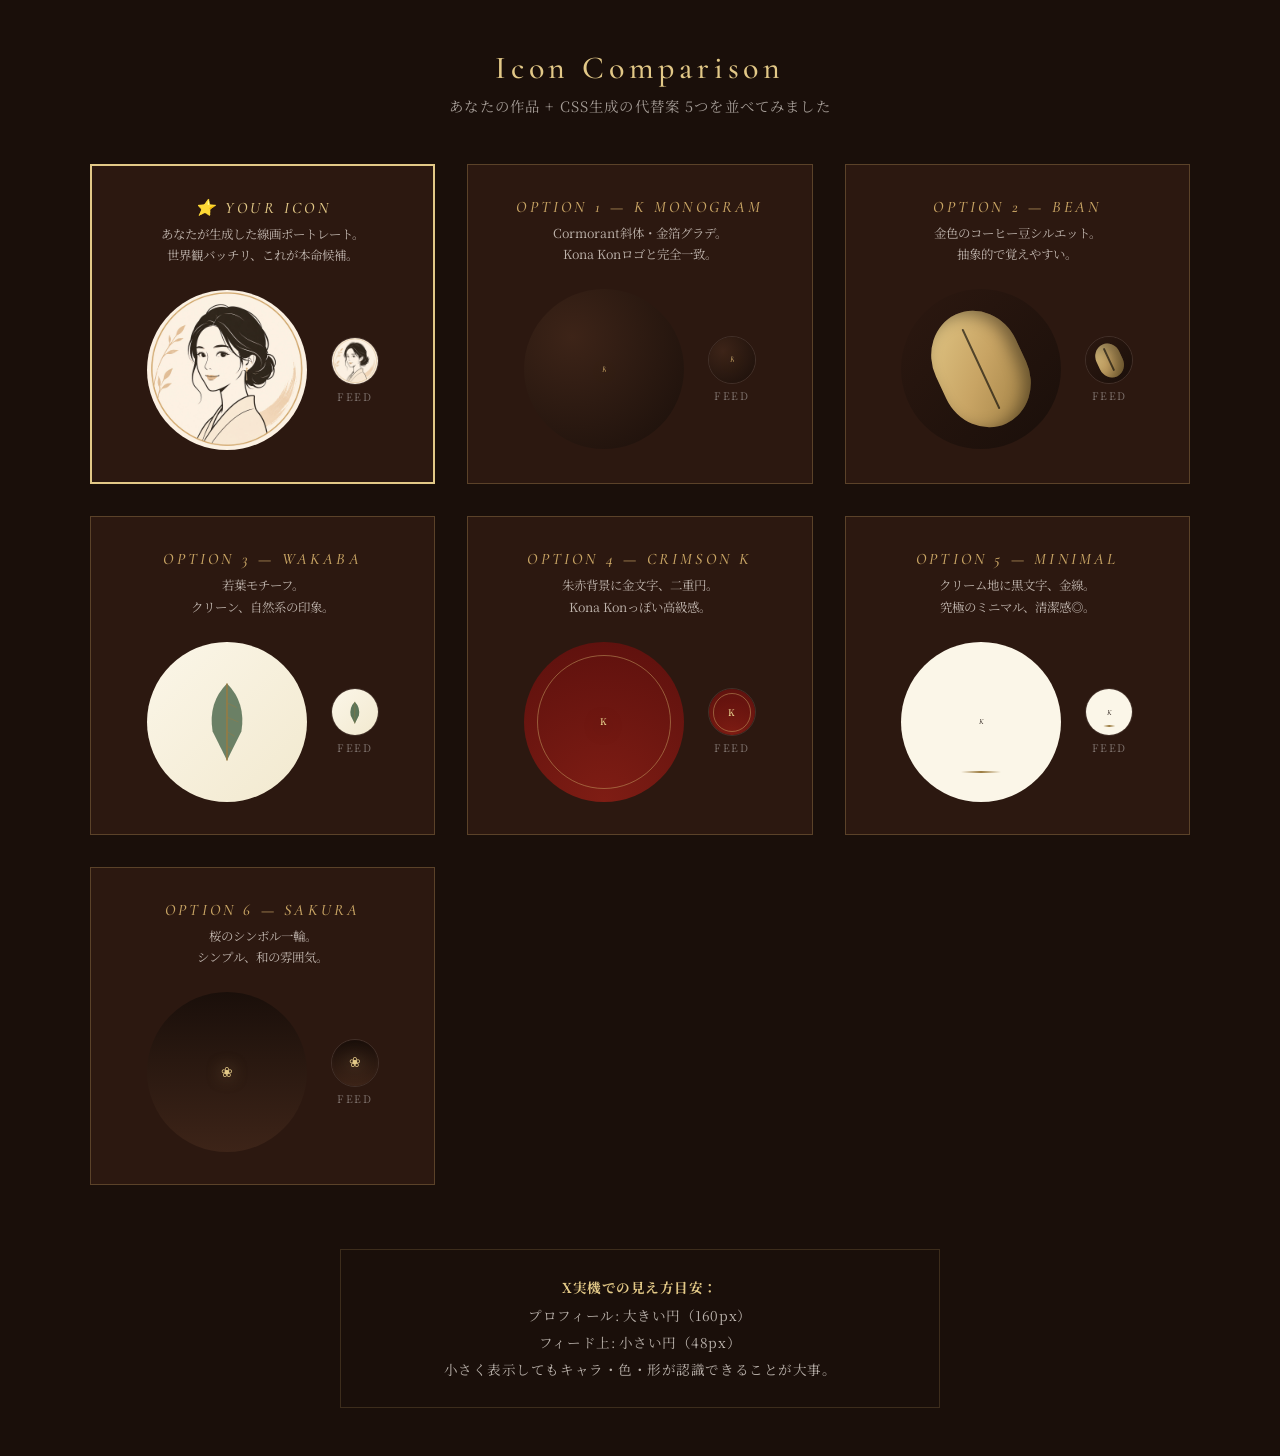
<file: icon-options.html>
<!DOCTYPE html>
<html lang="ja">
<head>
<meta charset="UTF-8">
<title>Icon Options for X</title>
<link href="https://fonts.googleapis.com/css2?family=Cormorant+Garamond:ital,wght@0,400;0,500;0,600;0,700;1,400;1,500&family=Noto+Serif+JP:wght@400;500;600;700&display=swap" rel="stylesheet">
<style>
*{margin:0;padding:0;box-sizing:border-box}
body{font-family:'Noto Serif JP',serif;background:#1A0F0A;color:#FBF6E8;padding:48px 24px;min-height:100vh}
h1{font-family:'Cormorant Garamond',serif;font-size:2rem;letter-spacing:0.15em;color:#E2C887;margin-bottom:8px;text-align:center;font-weight:500}
.sub{text-align:center;color:rgba(255,248,241,0.6);margin-bottom:48px;letter-spacing:0.08em;font-size:0.9rem}

.grid{display:grid;grid-template-columns:repeat(3,1fr);gap:32px;max-width:1100px;margin:0 auto}
.card{background:#2C1810;border:1px solid rgba(200,164,100,0.3);padding:32px;text-align:center}
.card h3{font-family:'Cormorant Garamond',serif;font-size:1rem;letter-spacing:0.2em;color:#C8A464;font-weight:500;font-style:italic;margin-bottom:6px;text-transform:uppercase}
.card .desc{font-size:0.78rem;color:rgba(255,248,241,0.7);margin-bottom:24px;line-height:1.7}

/* X-like preview */
.previews{display:flex;align-items:center;justify-content:center;gap:24px;margin-top:20px}
.preview-large{width:160px;height:160px;border-radius:50%;overflow:hidden;flex-shrink:0}
.preview-small{width:48px;height:48px;border-radius:50%;overflow:hidden;flex-shrink:0;border:1px solid rgba(255,255,255,0.1)}
.preview-small-label{font-size:0.65rem;letter-spacing:0.15em;color:rgba(255,255,255,0.4);margin-top:4px}

/* === Icon Designs === */

/* 1: Monogram Gold */
.icon-mono{
  width:100%;height:100%;
  background:radial-gradient(circle at 30% 30%,#3D2418,#1A0F0A);
  display:grid;place-items:center;
  font-family:'Cormorant Garamond',serif;
  font-style:italic;font-weight:500;
  letter-spacing:-0.02em;
  background-clip:padding-box;
  position:relative;
}
.icon-mono span{
  font-size:55%;
  background:linear-gradient(180deg,#E2C887 0%,#C8A464 50%,#9B7B3F 100%);
  -webkit-background-clip:text;background-clip:text;-webkit-text-fill-color:transparent;
  filter:drop-shadow(0 2px 8px rgba(200,164,100,0.4));
}

/* 2: Coffee Bean Symbol */
.icon-bean{
  width:100%;height:100%;
  background:linear-gradient(135deg,#2C1810,#1A0F0A);
  display:grid;place-items:center;
  position:relative;overflow:hidden;
}
.icon-bean::before{
  content:'';width:55%;height:75%;
  background:linear-gradient(135deg,#E2C887,#C8A464,#9B7B3F);
  border-radius:50%/40%;
  transform:rotate(-25deg);
  box-shadow:inset -8px 0 16px rgba(0,0,0,0.4);
}
.icon-bean::after{
  content:'';position:absolute;width:2px;height:55%;
  background:rgba(0,0,0,0.6);
  transform:rotate(-25deg);
  border-radius:1px;
}

/* 3: Leaf */
.icon-leaf{
  width:100%;height:100%;
  background:linear-gradient(135deg,#FBF6E8,#F2E9CF);
  display:grid;place-items:center;
  position:relative;
}
.icon-leaf svg{width:60%;height:60%}

/* 4: Initial in red */
.icon-red{
  width:100%;height:100%;
  background:radial-gradient(circle at 50% 100%,#7F1D14,#5C100D);
  display:grid;place-items:center;
  font-family:'Noto Serif JP',serif;
  font-weight:600;color:#E2C887;
  position:relative;
}
.icon-red span{
  font-size:55%;letter-spacing:0;
  text-shadow:0 4px 16px rgba(0,0,0,0.5);
}
.icon-red::before{
  content:'';position:absolute;inset:8%;
  border:1px solid rgba(200,164,100,0.5);
  border-radius:50%;
}

/* 5: Minimal Cream */
.icon-cream{
  width:100%;height:100%;
  background:#FBF6E8;
  display:grid;place-items:center;
  font-family:'Cormorant Garamond',serif;
  font-style:italic;color:#1A0F0A;
  position:relative;
}
.icon-cream span{font-size:50%;font-weight:400;letter-spacing:-0.02em}
.icon-cream::after{
  content:'';position:absolute;
  bottom:18%;left:50%;transform:translateX(-50%);
  width:25%;height:2px;
  background:linear-gradient(90deg,transparent,#9B7B3F,transparent);
}

/* 6: Sakura petals */
.icon-sakura{
  width:100%;height:100%;
  background:linear-gradient(180deg,#1A0F0A,#3D2418);
  display:grid;place-items:center;position:relative;overflow:hidden;
}
.icon-sakura::before{
  content:'❀';font-size:90%;color:#E2C887;
  filter:drop-shadow(0 0 8px rgba(200,164,100,0.6));
  font-family:serif;
}

.notes{margin-top:64px;max-width:600px;margin-left:auto;margin-right:auto;font-size:0.85rem;line-height:2;color:rgba(255,248,241,0.7);letter-spacing:0.04em;text-align:center;padding:24px;border:1px solid rgba(200,164,100,0.2)}
.notes strong{color:#E2C887}
</style>
</head>
<body>

<h1>Icon Comparison</h1>
<p class="sub">あなたの作品 + CSS生成の代替案 5つを並べてみました</p>

<div class="grid">

  <!-- User's actual icon -->
  <div class="card" style="border-color:#E2C887;border-width:2px">
    <h3 style="color:#E2C887">⭐ Your Icon</h3>
    <p class="desc">あなたが生成した線画ポートレート。<br>世界観バッチリ、これが本命候補。</p>
    <div class="previews">
      <div class="preview-large">
        <img src="images/_icon-preview.jpg" style="width:100%;height:100%;object-fit:cover">
      </div>
      <div>
        <div class="preview-small">
          <img src="images/_icon-preview.jpg" style="width:100%;height:100%;object-fit:cover">
        </div>
        <p class="preview-small-label">FEED</p>
      </div>
    </div>
  </div>

  <!-- Option 1: Monogram K -->
  <div class="card">
    <h3>Option 1 — K Monogram</h3>
    <p class="desc">Cormorant斜体・金箔グラデ。<br>Kona Konロゴと完全一致。</p>
    <div class="previews">
      <div class="preview-large"><div class="icon-mono"><span>K</span></div></div>
      <div>
        <div class="preview-small"><div class="icon-mono"><span>K</span></div></div>
        <p class="preview-small-label">FEED</p>
      </div>
    </div>
  </div>

  <!-- Option 2: Coffee Bean -->
  <div class="card">
    <h3>Option 2 — Bean</h3>
    <p class="desc">金色のコーヒー豆シルエット。<br>抽象的で覚えやすい。</p>
    <div class="previews">
      <div class="preview-large"><div class="icon-bean"></div></div>
      <div>
        <div class="preview-small"><div class="icon-bean"></div></div>
        <p class="preview-small-label">FEED</p>
      </div>
    </div>
  </div>

  <!-- Option 3: Leaf -->
  <div class="card">
    <h3>Option 3 — Wakaba</h3>
    <p class="desc">若葉モチーフ。<br>クリーン、自然系の印象。</p>
    <div class="previews">
      <div class="preview-large">
        <div class="icon-leaf">
          <svg viewBox="0 0 100 100" fill="none">
            <path d="M50 10 Q70 30 65 60 Q55 80 50 90 Q45 80 35 60 Q30 30 50 10 Z" fill="#5C7559" opacity="0.9"/>
            <path d="M50 10 L50 90" stroke="#9B7B3F" stroke-width="1.5"/>
            <path d="M50 30 L60 35 M50 45 L62 50 M50 60 L58 65 M50 75 L55 78" stroke="#9B7B3F" stroke-width="0.8" opacity="0.6"/>
          </svg>
        </div>
      </div>
      <div>
        <div class="preview-small">
          <div class="icon-leaf">
            <svg viewBox="0 0 100 100" fill="none">
              <path d="M50 10 Q70 30 65 60 Q55 80 50 90 Q45 80 35 60 Q30 30 50 10 Z" fill="#5C7559"/>
              <path d="M50 10 L50 90" stroke="#9B7B3F" stroke-width="1.5"/>
            </svg>
          </div>
        </div>
        <p class="preview-small-label">FEED</p>
      </div>
    </div>
  </div>

  <!-- Option 4: Red K -->
  <div class="card">
    <h3>Option 4 — Crimson K</h3>
    <p class="desc">朱赤背景に金文字、二重円。<br>Kona Konっぽい高級感。</p>
    <div class="previews">
      <div class="preview-large"><div class="icon-red"><span>K</span></div></div>
      <div>
        <div class="preview-small"><div class="icon-red"><span>K</span></div></div>
        <p class="preview-small-label">FEED</p>
      </div>
    </div>
  </div>

  <!-- Option 5: Minimal Cream -->
  <div class="card">
    <h3>Option 5 — Minimal</h3>
    <p class="desc">クリーム地に黒文字、金線。<br>究極のミニマル、清潔感◎。</p>
    <div class="previews">
      <div class="preview-large"><div class="icon-cream"><span>K</span></div></div>
      <div>
        <div class="preview-small"><div class="icon-cream"><span>K</span></div></div>
        <p class="preview-small-label">FEED</p>
      </div>
    </div>
  </div>

  <!-- Option 6: Sakura -->
  <div class="card">
    <h3>Option 6 — Sakura</h3>
    <p class="desc">桜のシンボル一輪。<br>シンプル、和の雰囲気。</p>
    <div class="previews">
      <div class="preview-large"><div class="icon-sakura"></div></div>
      <div>
        <div class="preview-small"><div class="icon-sakura"></div></div>
        <p class="preview-small-label">FEED</p>
      </div>
    </div>
  </div>

</div>

<div class="notes">
  <strong>X実機での見え方目安：</strong><br>
  プロフィール: 大きい円（160px）<br>
  フィード上: 小さい円（48px）<br>
  小さく表示してもキャラ・色・形が認識できることが大事。
</div>

</body>
</html>
</file>
<file: styles.css>
/* ===================================================
   KONA KON – Premium Coffee-Leaf Skincare LP
   赤メイン × 金アクセント / コーヒーの若葉エキス
   =================================================== */

*,*::before,*::after{box-sizing:border-box}
html{scroll-behavior:smooth}
body,h1,h2,h3,h4,h5,p,ul,ol,dl,dd,dt,figure,blockquote{margin:0;padding:0}
ul,ol{list-style:none}
img{max-width:100%;display:block}
a{color:inherit;text-decoration:none}
button{border:none;background:none;font:inherit;color:inherit;cursor:pointer;padding:0}

/* === Variables — 赤メイン × 金アクセント === */
:root{
  --black:       #0E0606;
  --ink:         #2A1010;
  --ink-soft:    #5A2C2C;
  --paper:       #FFFFFF;

  /* 赤系（メイン） */
  --red:         #8E1F1A;       /* 朱赤・本命 */
  --red-d:       #5C100D;       /* 深紅 */
  --red-l:       #B33630;       /* 明朱 */
  --red-bg:      #FFF4F1;       /* 赤系の背景 */

  /* 金系（アクセント） */
  --gold:        #C8A464;
  --gold-d:      #9B7B3F;
  --gold-l:      #E2C887;
  --gold-bg:     #F5EBD3;

  /* コーヒー系 */
  --coffee:      #3D2418;
  --coffee-l:    #6B4530;

  /* 中間色 */
  --bg:          #FFF8F1;       /* メイン背景・生成り */
  --bg-2:        #FBE8E0;       /* ピンク寄り */
  --line:        #E8D2BD;
  --line-soft:   #F2E2D2;

  --serif:    'Noto Serif JP', 'Hiragino Mincho ProN', serif;
  --serif-en: 'Cormorant Garamond', 'Didot', Georgia, serif;
  --sans:     'Noto Sans JP', 'Hiragino Sans', system-ui, sans-serif;

  --max:1180px;
  --max-sm:920px;
}

body{
  font-family:var(--sans);
  color:var(--ink);
  background:var(--bg);
  line-height:1.95;
  font-weight:400;
  -webkit-font-smoothing:antialiased;
  font-size:15px;
  letter-spacing:0.04em;
  overflow-x:hidden;
}

img{filter:saturate(1.04)}

/* === Layout === */
.container{max-width:var(--max);margin:0 auto;padding:0 24px;width:100%}
.container--sm{max-width:var(--max-sm)}
section{padding:90px 0}

/* === Reusable Type === */
.kicker{
  font-family:var(--serif-en);font-style:italic;font-size:0.95rem;
  letter-spacing:0.3em;color:var(--gold-d);margin-bottom:14px;display:block;
}
.kicker--center{text-align:center}
.kicker--red{color:var(--red)}
.h-headline{
  font-family:var(--serif);font-weight:600;
  font-size:clamp(1.7rem,3.4vw,2.6rem);line-height:1.6;
  letter-spacing:0.06em;color:var(--ink);
}
.h-display{
  font-family:var(--serif);font-weight:500;
  font-size:clamp(2rem,4.5vw,3.4rem);line-height:1.5;letter-spacing:0.06em;color:var(--ink);
}
.h-display em{color:var(--red);font-style:normal}
.h-display--light{color:var(--bg)}
.h-display--light em{color:var(--gold-l)}
.lead{font-family:var(--serif);font-size:1rem;line-height:2.1;color:var(--ink-soft);font-weight:400}
.note,.disclaim{font-size:0.7rem;color:var(--ink-soft);line-height:1.7;letter-spacing:0.02em}
.disclaim{margin-top:14px;opacity:0.85}

/* === Logo (gold-foil effect) === */
.logo-mark{
  font-family:var(--serif-en);font-weight:500;letter-spacing:0.5em;
  background:linear-gradient(180deg,var(--gold-d) 0%,var(--gold-l) 50%,var(--gold-d) 100%);
  -webkit-background-clip:text;background-clip:text;-webkit-text-fill-color:transparent;
  display:inline-block;
}

/* === Announcement Bar === */
.bar{
  background:var(--red-d);color:var(--gold-l);text-align:center;
  padding:12px 16px;font-size:0.78rem;letter-spacing:0.18em;
}
.bar strong{color:var(--bg);font-weight:500;margin:0 6px}

/* === Header === */
.hd{
  background:rgba(255,248,241,0.96);backdrop-filter:blur(14px);
  position:sticky;top:0;z-index:100;
  border-bottom:1px solid var(--red);
}
.hd__inner{
  display:flex;justify-content:space-between;align-items:center;
  padding:18px 32px;max-width:var(--max);margin:0 auto;
}
.hd__brand{display:flex;flex-direction:column;line-height:1.1}
.hd__name{font-family:var(--serif-en);font-size:1.9rem;font-weight:500;letter-spacing:0.12em}
.hd__name{
  background:linear-gradient(180deg,var(--gold-d) 0%,var(--gold-l) 50%,var(--gold-d) 100%);
  -webkit-background-clip:text;background-clip:text;-webkit-text-fill-color:transparent;
}
.hd__tag{font-family:var(--serif);font-size:0.68rem;letter-spacing:0.3em;color:var(--red);margin-top:6px;font-weight:500}
.hd__cta{display:flex;align-items:center;gap:24px;font-size:0.78rem;letter-spacing:0.15em;color:var(--ink-soft)}
.hd__cta a{padding:10px 22px;color:var(--bg);background:var(--red);font-weight:500;letter-spacing:0.2em;transition:background 0.2s;border:1px solid var(--gold)}
.hd__cta a:hover{background:var(--red-d)}

/* === HERO === */
.hero{
  position:relative;min-height:calc(100vh - 120px);
  padding:0;display:grid;grid-template-columns:1.05fr 1fr;align-items:stretch;
  background:var(--red);
}
.hero__txt{
  padding:100px 64px 80px;display:flex;flex-direction:column;justify-content:center;
  position:relative;color:var(--bg);
  background:
    radial-gradient(ellipse at top right,rgba(200,164,100,0.18),transparent 60%),
    var(--red);
}
.hero__txt::before{
  content:'';position:absolute;inset:0;
  background-image:
    repeating-linear-gradient(45deg,transparent,transparent 12px,rgba(200,164,100,0.025) 12px,rgba(200,164,100,0.025) 13px);
  pointer-events:none;
}
.hero__chip{
  position:relative;display:inline-flex;align-items:center;gap:10px;
  padding:8px 16px;background:rgba(0,0,0,0.25);
  border:1px solid var(--gold);color:var(--gold-l);
  font-size:0.72rem;letter-spacing:0.25em;font-weight:500;margin-bottom:32px;width:fit-content;
}
.hero__chip span{color:var(--gold-l);font-weight:600}
/* === Hero Catchphrase — Floating Magazine Cover === */
.hero__catch-wrap{position:relative;margin-bottom:36px;perspective:1200px}
.hero__eyebrow{
  display:flex;align-items:center;gap:14px;
  font-family:var(--serif-en);font-style:italic;font-weight:500;
  font-size:0.7rem;letter-spacing:0.45em;color:var(--gold-l);
  margin-bottom:28px;text-transform:uppercase;
  animation:floatIn 1.4s 1.4s cubic-bezier(.22,1.2,.36,1) both;
}
.hero__eyebrow-line{flex:0 0 38px;height:1px;background:linear-gradient(90deg,transparent,var(--gold),transparent)}
.hero__eyebrow-line:last-child{flex:1}

.hero__catch{
  position:relative;font-family:var(--serif);font-weight:500;color:var(--bg);
  letter-spacing:0.04em;line-height:1;margin:0 0 18px;
  transform-style:preserve-3d;
}
.hero__catch .hc-row{
  display:flex;align-items:flex-end;gap:0.18em;margin-bottom:0.18em;line-height:1.05;
  transform-origin:left center;
  animation:floatIn 1.4s cubic-bezier(.22,1.4,.36,1) both;
  will-change:transform,opacity;
}
.hero__catch .hc-row--1{transform:rotate(-2.6deg);animation-delay:.35s}
.hero__catch .hc-row--2{transform:rotate(.8deg) translateX(0.4em);animation-delay:.6s;padding-left:0.6em}
.hero__catch .hc-row--3{
  transform:rotate(-1.4deg);animation-delay:.9s;
  margin-top:0.28em;border-left:2px solid var(--gold);padding-left:0.5em;
}
/* Continuous gentle float */
.hero__catch .hc-row{position:relative}
.hero__catch .hc-row--1{animation:floatIn 1.6s 1.8s cubic-bezier(.22,1.4,.36,1) both,bobA 6s 4s ease-in-out infinite}
.hero__catch .hc-row--2{animation:floatIn 1.6s 2.2s cubic-bezier(.22,1.4,.36,1) both,bobB 7s 4.5s ease-in-out infinite}
.hero__catch .hc-row--3{animation:floatIn 1.6s 2.7s cubic-bezier(.22,1.4,.36,1) both,bobC 5.5s 5s ease-in-out infinite}

.hero__catch .hc-big{
  font-family:var(--serif);font-weight:700;
  font-size:clamp(4.2rem,8.6vw,7.4rem);
  letter-spacing:0.06em;line-height:0.95;
  background:linear-gradient(160deg,#FFF 0%,var(--gold-l) 30%,var(--gold) 55%,var(--gold-d) 100%);
  -webkit-background-clip:text;background-clip:text;-webkit-text-fill-color:transparent;
  filter:drop-shadow(0 6px 20px rgba(200,164,100,0.35)) drop-shadow(0 14px 40px rgba(0,0,0,0.4));
  display:inline-block;
}
.hero__catch .hc-mid{
  font-family:var(--serif);font-weight:400;
  font-size:clamp(1.7rem,3.2vw,2.6rem);
  letter-spacing:0.08em;color:rgba(255,248,241,0.92);
  padding-bottom:0.45em;
  filter:drop-shadow(0 4px 12px rgba(0,0,0,0.45));
}
.hero__catch .hc-em{
  font-family:var(--serif);font-style:normal;font-weight:600;
  font-size:clamp(2.6rem,5.4vw,4.6rem);
  letter-spacing:0.05em;line-height:1.05;
  background:linear-gradient(170deg,#FFF 0%,var(--gold-l) 40%,var(--gold) 60%,var(--gold-d) 100%);
  -webkit-background-clip:text;background-clip:text;-webkit-text-fill-color:transparent;
  filter:drop-shadow(0 8px 24px rgba(200,164,100,0.4)) drop-shadow(0 16px 48px rgba(0,0,0,0.5));
  display:inline-block;position:relative;
}
.hero__catch .hc-em::after{
  content:'';position:absolute;left:0;right:6%;bottom:-0.1em;height:2px;
  background:linear-gradient(90deg,var(--gold) 0%,transparent 100%);
}

.hero__seal{
  display:inline-flex;align-items:center;gap:14px;
  margin-top:28px;padding:8px 16px;
  border:1px solid rgba(200,164,100,0.5);
  font-family:var(--serif-en);font-style:italic;font-size:0.68rem;
  letter-spacing:0.3em;color:rgba(255,248,241,0.7);text-transform:uppercase;
  transform:rotate(-1deg);
  animation:floatIn 1.2s 3.2s cubic-bezier(.22,1.2,.36,1) both;
}
.hero__seal b{color:var(--gold-l);font-weight:600;font-style:normal;letter-spacing:0.15em;font-size:0.95rem}

/* Animations */
@keyframes floatIn{
  from{opacity:0;transform:translateY(60px) rotate(var(--r,0deg)) scale(.88);filter:blur(8px)}
  to{opacity:1;filter:blur(0)}
}
.hero__catch .hc-row--1{--r:-2.6deg}
.hero__catch .hc-row--2{--r:.8deg}
.hero__catch .hc-row--3{--r:-1.4deg}

@keyframes bobA{
  0%,100%{transform:rotate(-2.6deg) translateY(0)}
  50%{transform:rotate(-2.2deg) translateY(-6px)}
}
@keyframes bobB{
  0%,100%{transform:rotate(.8deg) translate(0.4em,0)}
  50%{transform:rotate(1.2deg) translate(0.4em,-4px)}
}
@keyframes bobC{
  0%,100%{transform:rotate(-1.4deg) translateY(0)}
  50%{transform:rotate(-1deg) translateY(-5px)}
}

@media(max-width:1023px){
  .hero__catch .hc-big{font-size:clamp(3.6rem,12vw,5.4rem)}
  .hero__catch .hc-mid{font-size:clamp(1.4rem,4.5vw,2rem)}
  .hero__catch .hc-em{font-size:clamp(2.2rem,7vw,3.4rem)}
}
@media(prefers-reduced-motion:reduce){
  .hero__catch .hc-row,.hero__eyebrow,.hero__seal{animation:none!important}
}
.hero__sub{position:relative;font-family:var(--serif);font-size:1.05rem;line-height:2.2;color:rgba(255,248,241,0.9);margin-bottom:40px;max-width:480px;font-weight:400}
.hero__cta-row{position:relative;display:flex;align-items:center;gap:24px;margin-bottom:32px;flex-wrap:wrap}
.hero__price{display:flex;flex-direction:column;gap:4px;color:var(--bg)}
.hero__price-old{font-size:0.85rem;color:rgba(255,248,241,0.55);text-decoration:line-through;letter-spacing:0.05em}
.hero__price-new{font-family:var(--serif);font-size:1.6rem;color:var(--gold-l);font-weight:600;letter-spacing:0.04em}
.hero__price-new small{font-size:0.6em;color:var(--bg);font-weight:500;margin-left:6px}
.hero__off{
  background:var(--gold);color:var(--red-d);padding:6px 12px;
  font-size:0.78rem;letter-spacing:0.18em;font-weight:700;align-self:flex-start;
}
.hero__bullets{position:relative;display:flex;gap:14px;flex-wrap:wrap;margin-bottom:32px}
.hero__bullets li{
  font-size:0.78rem;letter-spacing:0.05em;color:var(--bg);
  padding:6px 14px;border:1px solid rgba(200,164,100,0.6);background:rgba(0,0,0,0.18);
}

.hero__visual{position:relative;background:var(--black);overflow:hidden}
.hero__visual img{width:100%;height:100%;object-fit:cover;min-height:600px}
.hero__visual::after{
  content:'';position:absolute;inset:0;
  background:linear-gradient(180deg,transparent 50%,rgba(142,31,26,0.25));
  pointer-events:none;
}
/* Cinematic Ken Burns motion on brand visual */
.hero__visual--brand{background:#0E0606;position:relative;overflow:hidden}
.hero__visual--brand img{
  object-position:center;filter:saturate(1.05);
  transform-origin:60% 50%;
  animation:kenBurns 18s ease-in-out infinite alternate;
  will-change:transform;
}
.hero__visual--brand::before{
  content:'';position:absolute;inset:0;z-index:1;pointer-events:none;
  background:radial-gradient(ellipse at center,transparent 30%,rgba(14,6,6,0.4) 100%);
  animation:vignette 6s ease-out 0.3s both;
}
.hero__visual--brand::after{
  content:'';position:absolute;inset:0;z-index:2;pointer-events:none;
  background:linear-gradient(180deg,transparent 50%,rgba(142,31,26,0.18));
  animation:videoFade 1.6s ease-out both;
}
@keyframes kenBurns{
  0%{transform:scale(1.08) translate(-1.5%,1%)}
  100%{transform:scale(1.18) translate(1.5%,-1%)}
}
@keyframes vignette{from{opacity:0}to{opacity:1}}
@keyframes videoFade{from{opacity:1;background:rgba(14,6,6,0.95)}to{opacity:1}}

/* Initial fade-in like video starting */
.hero__visual--brand img{animation:kenBurns 18s ease-in-out infinite alternate,videoIntro 2s ease-out both}
@keyframes videoIntro{from{opacity:0;filter:saturate(1.05) blur(20px)}to{opacity:1;filter:saturate(1.05) blur(0)}}
.hero__product{
  position:absolute;bottom:48px;right:48px;width:280px;
  padding:24px;background:rgba(255,248,241,0.95);backdrop-filter:blur(8px);
  border:2px solid var(--gold);text-align:center;z-index:2;
}
.hero__product img{width:100%;aspect-ratio:1/1;object-fit:cover;margin-bottom:16px}
.hero__product strong{font-family:var(--serif);font-size:1rem;letter-spacing:0.1em;display:block;margin-bottom:4px;font-weight:500;color:var(--coffee)}
.hero__product small{font-size:0.7rem;letter-spacing:0.2em;color:var(--red)}

/* === CTA Buttons === */
.cta-big{
  display:inline-flex;align-items:center;justify-content:center;gap:10px;
  padding:22px 48px;background:var(--gold);color:var(--red-d);
  font-family:var(--sans);font-weight:700;font-size:1.05rem;
  letter-spacing:0.18em;
  border:1px solid var(--red-d);
  box-shadow:0 8px 24px rgba(91,16,13,0.35);
  transition:all 0.25s;cursor:pointer;text-align:center;
  position:relative;
}
.cta-big::after{content:'▶';font-size:0.7em}
.cta-big:hover{background:var(--gold-l);transform:translateY(-2px);box-shadow:0 12px 28px rgba(91,16,13,0.45)}
.cta-big--red{background:var(--red);color:var(--bg);border-color:var(--gold)}
.cta-big--red:hover{background:var(--red-d);color:var(--gold-l)}
.cta-block{text-align:center;margin-top:36px}
.cta-block .sub{margin-top:14px;font-size:0.78rem;color:var(--ink-soft);letter-spacing:0.1em}

/* === Lineup (4-product brand showcase) === */
.lineup{
  padding:120px 24px;
  background:linear-gradient(180deg,#0E0606 0%,#1A0F0A 100%);
  color:var(--bg);
  position:relative;overflow:hidden;
}
.lineup::before{
  content:'Kona Kon';position:absolute;bottom:-3vw;left:50%;transform:translateX(-50%);
  font-family:var(--serif-en);font-style:italic;font-size:18vw;color:rgba(200,164,100,0.04);
  font-weight:500;letter-spacing:0.05em;pointer-events:none;line-height:1;white-space:nowrap;
}
.lineup__inner{position:relative;max-width:var(--max);margin:0 auto}
.lineup__head{text-align:center;margin-bottom:64px}
.lineup__title{font-family:var(--serif);font-size:clamp(2rem,4vw,3rem);font-weight:600;line-height:1.5;letter-spacing:0.05em;margin:14px 0 24px;color:var(--bg)}
.lineup__title em{
  font-style:normal;
  background:linear-gradient(180deg,var(--gold-l) 0%,var(--gold) 50%,var(--gold-l) 100%);
  -webkit-background-clip:text;background-clip:text;-webkit-text-fill-color:transparent;
}
.lineup__lead{font-family:var(--serif);font-size:0.98rem;line-height:2.1;color:rgba(255,248,241,0.78);max-width:560px;margin:0 auto}
.lineup__list{display:grid;grid-template-columns:repeat(4,1fr);gap:1px;background:rgba(200,164,100,0.18);padding:1px;border:1px solid rgba(200,164,100,0.18)}
.lineup__list li{padding:36px 24px;background:#100805;text-align:center;transition:background .3s}
.lineup__list li:hover{background:#180D08}
.lineup__cat{font-family:var(--serif-en);font-style:italic;font-size:0.7rem;letter-spacing:0.3em;color:var(--gold);margin-bottom:18px}
.lineup__list h3{font-family:var(--serif-en);font-weight:500;font-size:1.4rem;letter-spacing:0.05em;color:var(--gold-l);margin-bottom:10px}
.lineup__d{font-size:0.78rem;color:rgba(255,248,241,0.6);margin-bottom:16px;letter-spacing:0.05em}
.lineup__p{font-family:var(--serif);font-size:1.05rem;color:var(--bg);font-weight:500;letter-spacing:0.05em;border-top:1px solid rgba(200,164,100,0.2);padding-top:16px;margin-top:auto}
.lineup__note{text-align:center;margin-top:32px;font-size:0.78rem;color:rgba(255,248,241,0.5);letter-spacing:0.04em}

@media(max-width:1023px){
  .lineup__list{grid-template-columns:1fr 1fr}
}
@media(max-width:600px){
  .lineup__list{grid-template-columns:1fr}
}

/* === Trust Strip === */
.trust{padding:48px 24px;background:var(--paper);border-bottom:1px solid var(--line)}
.trust__inner{max-width:var(--max);margin:0 auto}
.trust__title{font-family:var(--serif);text-align:center;font-size:0.78rem;letter-spacing:0.3em;color:var(--red);margin-bottom:24px;font-weight:500}
.trust__row{display:flex;justify-content:center;align-items:center;gap:48px;flex-wrap:wrap}
.trust__badge{display:flex;flex-direction:column;align-items:center;gap:6px;text-align:center}
.trust__badge .award{
  width:64px;height:64px;border-radius:50%;
  border:2px solid var(--gold);background:linear-gradient(135deg,var(--red) 0%,var(--red-d) 100%);
  display:grid;place-items:center;font-family:var(--serif-en);font-style:italic;
  color:var(--gold-l);font-size:0.85rem;line-height:1.2;text-align:center;
}
.trust__badge .award strong{display:block;font-style:normal;font-size:1.1em;color:var(--gold-l)}
.trust__badge p{font-size:0.7rem;color:var(--ink-soft);letter-spacing:0.1em;font-weight:500}
.trust__media{font-family:var(--serif-en);font-style:italic;font-size:0.95rem;color:var(--ink-soft);letter-spacing:0.2em}
.trust__media strong{font-style:normal;color:var(--red);font-weight:500}

/* === 悩み訴求 === */
.pain{background:var(--bg-2);padding:100px 24px;text-align:center;position:relative}
.pain::before{
  content:'';position:absolute;top:0;left:0;right:0;height:6px;
  background:linear-gradient(90deg,transparent,var(--gold),var(--red),var(--gold),transparent);
}
.pain__title{font-family:var(--serif);font-size:clamp(1.4rem,2.6vw,1.9rem);line-height:1.8;color:var(--ink);font-weight:600;margin-bottom:48px}
.pain__title em{font-style:normal;color:var(--red);font-size:1.1em}
.pain__list{max-width:680px;margin:0 auto;display:flex;flex-direction:column;gap:16px}
.pain__item{
  background:var(--paper);padding:24px 28px;
  text-align:left;display:flex;align-items:center;gap:18px;
  border-left:3px solid var(--red);
  font-family:var(--serif);font-size:1.02rem;color:var(--ink);
  position:relative;
}
.pain__item::before{
  content:'☑';color:var(--red);font-size:1.2em;flex-shrink:0;
}
.pain__hook{
  font-family:var(--serif);font-size:1.3rem;color:var(--red);
  margin-top:48px;line-height:1.8;font-weight:500;letter-spacing:0.08em;
}
.pain__hook strong{color:var(--ink);font-weight:600}

/* === 解決提案 === */
.solution{background:var(--coffee);padding:120px 24px;text-align:center;position:relative;overflow:hidden;color:var(--bg)}
.solution::before{
  content:'KONA KON';position:absolute;top:50%;left:50%;transform:translate(-50%,-50%);
  font-family:var(--serif-en);font-size:18vw;color:rgba(200,164,100,0.06);font-weight:500;
  letter-spacing:0.05em;pointer-events:none;z-index:0;white-space:nowrap;
}
.solution__inner{position:relative;z-index:1;max-width:760px;margin:0 auto}
.solution__title{
  font-family:var(--serif);font-size:clamp(2rem,4vw,3.2rem);line-height:1.5;
  letter-spacing:0.06em;font-weight:600;margin:18px 0 32px;color:var(--bg);
}
.solution__title em{
  font-style:normal;
  background:linear-gradient(180deg,var(--gold-l) 0%,var(--gold) 50%,var(--gold-l) 100%);
  -webkit-background-clip:text;background-clip:text;-webkit-text-fill-color:transparent;
}
.solution__lead{font-family:var(--serif);font-size:1.05rem;line-height:2.3;color:rgba(255,248,241,0.85)}

/* === 3 Reasons === */
.reasons{padding:120px 24px;background:var(--paper);position:relative}
.reasons__head{text-align:center;margin-bottom:80px}
.reasons__list{display:grid;grid-template-columns:repeat(3,1fr);gap:48px;max-width:var(--max);margin:0 auto}
.reason{
  text-align:center;padding:48px 32px;background:var(--bg);
  border:1px solid var(--gold);position:relative;
}
.reason::before{
  content:'';position:absolute;top:-1px;left:-1px;right:-1px;height:4px;
  background:linear-gradient(90deg,var(--red),var(--gold));
}
.reason__no{font-family:var(--serif-en);font-style:italic;font-size:0.85rem;letter-spacing:0.4em;color:var(--gold-d);margin-bottom:14px}
.reason__title{font-family:var(--serif);font-size:1.3rem;font-weight:600;color:var(--ink);margin-bottom:18px;line-height:1.7;letter-spacing:0.06em}
.reason__title em{color:var(--red);font-style:normal}
.reason__txt{font-family:var(--serif);font-size:0.92rem;line-height:2.1;color:var(--ink-soft)}

/* === 成分 === */
.ingredients{padding:120px 24px;background:var(--bg-2)}
.ing__head{text-align:center;margin-bottom:80px}
.ing__big{font-family:var(--serif);font-size:clamp(2.4rem,5vw,3.8rem);font-weight:600;line-height:1.4;letter-spacing:0.05em;margin-top:14px;color:var(--ink)}
.ing__big em{color:var(--red);font-style:normal;font-size:1.1em}
.ing__list{display:flex;flex-direction:column;gap:80px;max-width:var(--max);margin:0 auto}
.ing__row{display:grid;grid-template-columns:1fr 1fr;gap:64px;align-items:center}
.ing__row--rev{direction:rtl}
.ing__row--rev > *{direction:ltr}
.ing__img{aspect-ratio:5/4;overflow:hidden;background:var(--coffee);border:2px solid var(--gold);position:relative}
.ing__img img{width:100%;height:100%;object-fit:cover}
.ing__img::after{
  content:'';position:absolute;top:8px;left:8px;right:8px;bottom:8px;
  border:1px solid rgba(200,164,100,0.3);pointer-events:none;
}
.ing__no{font-family:var(--serif-en);font-style:italic;font-size:0.85rem;letter-spacing:0.4em;color:var(--red);margin-bottom:10px}
.ing__name{font-family:var(--serif);font-size:1.7rem;font-weight:600;color:var(--ink);margin-bottom:8px}
.ing__lat{font-family:var(--serif-en);font-style:italic;font-size:0.85rem;letter-spacing:0.2em;color:var(--gold-d);margin-bottom:24px}
.ing__txt{font-family:var(--serif);font-size:0.95rem;line-height:2.1;color:var(--ink-soft);margin-bottom:24px}
.ing__data{display:flex;gap:32px;border-top:1px solid var(--gold);padding-top:18px}
.ing__data div{font-size:0.78rem}
.ing__data span{font-family:var(--serif-en);font-style:italic;font-size:0.7rem;letter-spacing:0.2em;color:var(--red);display:block;margin-bottom:4px;font-weight:600}
.ing__data b{font-family:var(--serif);font-size:1.1rem;font-weight:500;color:var(--coffee);letter-spacing:0.04em}

/* === Origin (full-bleed wakaba) === */
.origin{
  position:relative;min-height:80vh;padding:140px 24px;
  display:flex;align-items:center;justify-content:center;
  overflow:hidden;color:var(--bg);text-align:center;
}
.origin__bg{
  position:absolute;inset:0;background-size:cover;background-position:center;
  background-attachment:fixed;
  animation:kenBurns 22s ease-in-out infinite alternate;
  will-change:transform;
}
.origin__veil{
  position:absolute;inset:0;
  background:linear-gradient(180deg,rgba(14,6,6,0.5) 0%,rgba(14,6,6,0.2) 50%,rgba(14,6,6,0.7) 100%);
}
.origin__inner{position:relative;z-index:2;max-width:760px}
.origin__title{
  font-family:var(--serif);font-weight:600;
  font-size:clamp(2.2rem,4.5vw,3.6rem);line-height:1.55;letter-spacing:0.05em;
  margin:18px 0 32px;text-shadow:0 4px 30px rgba(0,0,0,0.6);
}
.origin__title em{
  font-style:normal;
  background:linear-gradient(180deg,var(--gold-l) 0%,var(--gold) 50%,var(--gold-l) 100%);
  -webkit-background-clip:text;background-clip:text;-webkit-text-fill-color:transparent;
}
.origin__lead{
  font-family:var(--serif);font-size:1.05rem;line-height:2.3;
  color:rgba(255,248,241,0.92);margin-bottom:32px;
  text-shadow:0 2px 20px rgba(0,0,0,0.7);
}
.origin__sub{
  font-family:var(--serif-en);font-style:italic;
  font-size:0.78rem;letter-spacing:0.3em;color:var(--gold-l);
}

/* === Texture (full-bleed gold drop) === */
.texture{
  position:relative;min-height:70vh;padding:140px 24px;
  display:flex;align-items:center;justify-content:flex-start;
  overflow:hidden;color:var(--bg);
}
.texture__bg{
  position:absolute;inset:0;background-size:cover;background-position:center;
  background-attachment:fixed;
  animation:kenBurns 24s ease-in-out infinite alternate;
}
.texture__veil{
  position:absolute;inset:0;
  background:linear-gradient(90deg,rgba(14,6,6,0.78) 0%,rgba(14,6,6,0.4) 50%,rgba(14,6,6,0.1) 100%);
}
.texture__inner{position:relative;z-index:2;max-width:520px;padding-left:6%}
.texture__title{
  font-family:var(--serif);font-weight:600;
  font-size:clamp(2.4rem,5vw,3.8rem);line-height:1.5;letter-spacing:0.05em;
  margin:18px 0 28px;
}
.texture__title em{
  font-style:normal;
  background:linear-gradient(180deg,var(--gold-l) 0%,var(--gold) 50%,var(--gold-l) 100%);
  -webkit-background-clip:text;background-clip:text;-webkit-text-fill-color:transparent;
}
.texture__lead{
  font-family:var(--serif);font-size:1.02rem;line-height:2.2;
  color:rgba(255,248,241,0.9);text-shadow:0 2px 20px rgba(0,0,0,0.7);
}

@media(max-width:1023px){
  .origin{min-height:60vh;padding:80px 24px}
  .origin__bg,.texture__bg{background-attachment:scroll}
  .texture__inner{padding-left:0;text-align:center;margin:0 auto}
}

/* === Before/After === */
.ba{padding:120px 24px;background:var(--paper)}
.ba__head{text-align:center;margin-bottom:48px}
.ba__instruction{
  margin-top:24px;font-family:var(--serif-en);font-style:italic;
  font-size:0.85rem;letter-spacing:0.2em;color:var(--gold-d);
  animation:bounceArrow 2s ease-in-out infinite;
}
@keyframes bounceArrow{0%,100%{opacity:0.5}50%{opacity:1}}

/* Interactive Slider */
.ba-slider{
  max-width:var(--max-sm);margin:0 auto;
  border:2px solid var(--gold);
  box-shadow:0 12px 40px rgba(91,16,13,0.18);
  cursor:ew-resize;user-select:none;
  position:relative;
}
.ba-slider__inner{position:relative;aspect-ratio:1/1;overflow:hidden;background:#000}
.ba-slider__after,.ba-slider__before{position:absolute;inset:0;width:100%;height:100%;overflow:hidden}
.ba-slider__after img,.ba-slider__before img{
  width:100%;height:100%;object-fit:cover;object-position:70% center;
  pointer-events:none;
}
.ba-slider__before{
  clip-path:inset(0 50% 0 0);
  -webkit-clip-path:inset(0 50% 0 0);
  transition:clip-path 0s;
}
.ba-slider__label{
  position:absolute;top:18px;
  font-family:var(--serif-en);font-style:italic;font-size:1rem;
  letter-spacing:0.2em;font-weight:600;
  background:rgba(255,248,241,0.95);color:var(--red);
  padding:8px 16px;
  pointer-events:none;
}
.ba-slider__label--before{left:18px}
.ba-slider__label--after{right:18px}

.ba-slider__handle{
  position:absolute;top:0;bottom:0;left:50%;
  transform:translateX(-50%);
  pointer-events:none;
  z-index:3;
}
.ba-slider__handle-line{
  position:absolute;top:0;bottom:0;left:50%;width:3px;
  transform:translateX(-50%);
  background:linear-gradient(180deg,var(--gold-l),var(--gold),var(--gold-l));
  box-shadow:0 0 16px rgba(0,0,0,0.5);
}
.ba-slider__handle-knob{
  position:absolute;top:50%;left:50%;
  transform:translate(-50%,-50%);
  width:60px;height:60px;border-radius:50%;
  background:var(--paper);border:3px solid var(--gold);
  display:grid;place-items:center;
  font-family:var(--serif-en);font-size:1.5rem;color:var(--red);font-weight:600;
  box-shadow:0 4px 16px rgba(0,0,0,0.4),0 0 0 6px rgba(200,164,100,0.15);
  animation:pulseKnob 2s ease-in-out infinite;
}
@keyframes pulseKnob{
  0%,100%{box-shadow:0 4px 16px rgba(0,0,0,0.4),0 0 0 6px rgba(200,164,100,0.15)}
  50%{box-shadow:0 4px 16px rgba(0,0,0,0.4),0 0 0 12px rgba(200,164,100,0.06)}
}

.ba__caption{text-align:center;margin-top:48px;font-family:var(--serif);font-size:1.05rem;color:var(--ink);font-weight:500;line-height:1.8}
.ba__caption em{color:var(--red);font-style:normal;font-size:1.2em}
.ba__legal{text-align:center;margin-top:14px}

@media(max-width:700px){
  .ba-slider__handle-knob{width:48px;height:48px;font-size:1.2rem}
  .ba-slider__label{font-size:0.78rem;padding:6px 12px}
}

/* === Ritual === */
.ritual{padding:120px 24px;background:var(--bg)}
.ritual__inner{max-width:var(--max);margin:0 auto}
.ritual__head{text-align:center;margin-bottom:60px}
.ritual__row{display:grid;grid-template-columns:1fr 1fr;gap:48px;align-items:center}
.ritual__img{aspect-ratio:4/5;overflow:hidden;background:var(--bg-2);border:2px solid var(--gold)}
.ritual__img img{width:100%;height:100%;object-fit:cover;object-position:center 30%}
.ritual__steps{display:flex;flex-direction:column;gap:24px}
.step{display:grid;grid-template-columns:60px 1fr;gap:20px;padding:20px;background:var(--paper);border-left:3px solid var(--red)}
.step__no{font-family:var(--serif-en);font-style:italic;font-size:1.6rem;color:var(--red);font-weight:500;line-height:1}
.step h4{font-family:var(--serif);font-size:1.05rem;font-weight:600;margin-bottom:6px;color:var(--ink)}
.step p{font-size:0.86rem;line-height:1.95;color:var(--ink-soft)}

/* === Voice === */
.voice{padding:120px 24px;background:var(--red);color:var(--bg)}
.voice__head{text-align:center;margin-bottom:60px;color:var(--bg)}
.voice__head .h-display{color:var(--bg)}
.voice__head .h-display em{color:var(--gold-l)}
.voice__rating{display:flex;align-items:center;justify-content:center;gap:14px;margin-top:18px}
.voice__rating .stars{color:var(--gold-l);font-size:1.3rem;letter-spacing:0.18em}
.voice__rating .num{font-family:var(--serif);font-size:1.6rem;font-weight:600;color:var(--bg)}
.voice__rating .meta{font-size:0.82rem;color:rgba(255,248,241,0.75);letter-spacing:0.05em}
.voice__list{display:grid;grid-template-columns:repeat(2,1fr);gap:24px;max-width:var(--max);margin:0 auto}
.vc{background:var(--paper);padding:32px;display:grid;grid-template-columns:80px 1fr;gap:24px;color:var(--ink);border:1px solid var(--gold)}
.vc__avatar{width:80px;height:80px;border-radius:50%;overflow:hidden;border:2px solid var(--gold)}
.vc__avatar img{width:100%;height:100%;object-fit:cover;object-position:75% center}
.vc__head{display:flex;justify-content:space-between;align-items:center;margin-bottom:14px;flex-wrap:wrap;gap:8px}
.vc__name{font-family:var(--serif);font-weight:600;font-size:0.95rem;color:var(--ink)}
.vc__name span{display:block;font-size:0.7rem;color:var(--ink-soft);font-weight:400;margin-top:2px;letter-spacing:0.05em}
.vc__stars{color:var(--gold-d);font-size:0.85rem;letter-spacing:0.1em}
.vc__title{font-family:var(--serif);font-weight:600;font-size:1rem;color:var(--ink);margin-bottom:10px;line-height:1.6}
.vc__txt{font-family:var(--serif);font-size:0.88rem;line-height:1.95;color:var(--ink-soft);margin-bottom:10px}
.vc__verified{font-size:0.7rem;color:var(--red);letter-spacing:0.1em}
.vc__verified::before{content:'✓ ';color:var(--green)}
.voice__legal{text-align:center;margin-top:32px;font-size:0.7rem;color:rgba(255,248,241,0.7);letter-spacing:0.05em}

/* === Expert === */
.expert{padding:120px 24px;background:var(--paper)}
.expert__inner{max-width:var(--max-sm);margin:0 auto;display:grid;grid-template-columns:280px 1fr;gap:48px;align-items:center}
.expert__photo{aspect-ratio:1/1;overflow:hidden;border-radius:50%;border:5px solid var(--gold);box-shadow:0 0 0 1px var(--red)}
.expert__photo img{width:100%;height:100%;object-fit:cover;object-position:75% center}
.expert__quote{font-family:var(--serif);font-size:1.25rem;line-height:1.95;color:var(--ink);margin-bottom:24px;font-weight:500}
.expert__quote::before{content:'❝ ';color:var(--red);font-size:1.4em;line-height:0;display:inline-block;vertical-align:-0.2em}
.expert__name{font-family:var(--serif);font-weight:600;font-size:1.05rem;color:var(--ink)}
.expert__title{font-size:0.82rem;color:var(--ink-soft);margin-top:4px;letter-spacing:0.05em}

/* === Media === */
.media{padding:64px 24px;background:var(--bg);text-align:center}
.media__title{font-family:var(--serif);font-size:0.85rem;letter-spacing:0.3em;color:var(--red);margin-bottom:24px;font-weight:500}
.media__row{display:flex;justify-content:center;align-items:center;gap:48px;flex-wrap:wrap;font-family:var(--serif-en);font-style:italic;font-size:1.4rem;color:var(--ink);letter-spacing:0.15em;opacity:0.65}

/* === FAQ === */
.faq{padding:120px 24px;background:var(--bg)}
.faq__head{text-align:center;margin-bottom:60px}
.faq__list{max-width:var(--max-sm);margin:0 auto;display:flex;flex-direction:column;gap:16px}
.q{background:var(--paper);border:1px solid var(--line)}
.q__q{padding:22px 24px;display:flex;align-items:center;gap:18px;cursor:pointer;width:100%;text-align:left;font-family:var(--serif);font-size:0.98rem;color:var(--ink);font-weight:500;line-height:1.7}
.q__q::before{content:'Q.';font-family:var(--serif-en);font-style:italic;font-size:1.4rem;color:var(--red);font-weight:500;flex-shrink:0}
.q__q::after{content:'＋';margin-left:auto;color:var(--red);font-size:1.2rem;flex-shrink:0;transition:transform 0.3s}
.q.is-open .q__q::after{content:'−'}
.q__a{padding:0 24px 22px 70px;font-family:var(--serif);font-size:0.9rem;line-height:2;color:var(--ink-soft);display:none}
.q__a strong{color:var(--ink);font-weight:600}
.q.is-open .q__a{display:block;animation:fadeQ 0.3s}
@keyframes fadeQ{from{opacity:0;transform:translateY(-6px)}to{opacity:1;transform:translateY(0)}}

/* === Offer === */
.offer{padding:120px 24px;background:linear-gradient(180deg,var(--red),var(--red-d));text-align:center;position:relative;overflow:hidden;color:var(--bg)}
.offer::before{
  content:'KONA KON LIMITED';position:absolute;top:0;left:0;right:0;
  font-family:var(--serif-en);font-style:italic;font-size:14vw;color:rgba(200,164,100,0.08);
  font-weight:500;letter-spacing:0.05em;line-height:1;pointer-events:none;
  white-space:nowrap;text-align:center;
}
.offer__inner{position:relative;z-index:1;max-width:760px;margin:0 auto}
.offer__chip{display:inline-block;background:var(--gold);color:var(--red-d);padding:8px 18px;font-size:0.78rem;letter-spacing:0.25em;font-weight:700;margin-bottom:24px}
.offer__title{font-family:var(--serif);font-size:clamp(2rem,4vw,3rem);font-weight:600;line-height:1.5;margin-bottom:14px;color:var(--bg)}
.offer__title span{
  background:linear-gradient(180deg,var(--gold-l) 0%,var(--gold) 50%,var(--gold-l) 100%);
  -webkit-background-clip:text;background-clip:text;-webkit-text-fill-color:transparent;
}
.offer__sub{font-size:0.95rem;color:rgba(255,248,241,0.85);margin-bottom:48px}
.offer__price-card{background:var(--paper);padding:48px 36px;display:inline-block;border:3px solid var(--gold);min-width:480px;color:var(--ink)}
.offer__price-row{display:grid;grid-template-columns:1fr 1fr;gap:24px;align-items:center;margin-bottom:24px}
.offer__price-old{font-family:var(--serif);font-size:1rem;color:var(--ink-soft);text-decoration:line-through}
.offer__price-old span{display:block;font-size:0.7em;font-weight:400;text-decoration:none}
.offer__price-old strong{display:block;font-size:1.4rem;text-decoration:line-through;color:var(--ink-soft);font-weight:500;margin-top:6px}
.offer__price-new{font-family:var(--serif);font-size:0.95rem;color:var(--ink)}
.offer__price-new strong{display:block;font-size:2.6rem;color:var(--red);font-weight:700;line-height:1;letter-spacing:0.02em;margin:6px 0}
.offer__price-new small{display:block;font-size:0.78rem;color:var(--ink-soft)}
.offer__bonus{display:flex;flex-direction:column;gap:6px;margin-top:18px;padding-top:18px;border-top:1px dashed var(--gold);font-size:0.8rem;color:var(--ink)}
.offer__bonus li::before{content:'✦';color:var(--red);margin-right:8px}
.offer__count{display:inline-flex;align-items:center;gap:14px;margin-top:32px;font-family:var(--serif);font-size:0.95rem;color:var(--bg)}
.offer__count time{font-family:var(--serif-en);background:var(--gold);color:var(--red-d);padding:8px 14px;font-size:1.2rem;letter-spacing:0.1em;font-weight:700}

/* === Order Flow === */
.flow{padding:80px 24px;background:var(--paper)}
.flow__inner{max-width:var(--max);margin:0 auto}
.flow__head{text-align:center;margin-bottom:48px}
.flow__row{display:flex;justify-content:space-between;gap:24px;flex-wrap:wrap}
.flow__step{flex:1;min-width:200px;text-align:center;padding:32px 20px;background:var(--bg);position:relative;border:1px solid var(--gold)}
.flow__step:not(:last-child)::after{content:'→';position:absolute;right:-20px;top:50%;transform:translateY(-50%);color:var(--red);font-size:1.4rem;font-family:var(--serif-en)}
.flow__num{font-family:var(--serif-en);font-style:italic;color:var(--red);font-size:0.9rem;letter-spacing:0.3em;margin-bottom:10px;font-weight:600}
.flow__step h4{font-family:var(--serif);font-size:1rem;font-weight:600;margin-bottom:8px;color:var(--ink)}
.flow__step p{font-size:0.82rem;color:var(--ink-soft);line-height:1.85}

/* === Final === */
.final{padding:120px 24px;background:var(--bg-2)}
.final__inner{max-width:680px;margin:0 auto}
.final__head{text-align:center;margin-bottom:48px}
.form{background:var(--paper);padding:48px 40px;border:2px solid var(--gold);box-shadow:0 12px 40px rgba(91,16,13,0.18)}
.form__title{font-family:var(--serif);font-size:1.2rem;font-weight:600;margin-bottom:24px;text-align:center;color:var(--red)}
.form__field{margin-bottom:18px}
.form__field label{display:block;font-size:0.78rem;letter-spacing:0.1em;color:var(--ink-soft);margin-bottom:6px;font-weight:500}
.form__field label::after{content:' *';color:var(--red)}
.form__field input,.form__field select,.form__field textarea{
  width:100%;padding:14px 16px;border:1px solid var(--line);background:var(--paper);
  font-family:var(--sans);font-size:0.95rem;color:var(--ink);outline:none;transition:border-color 0.2s;
}
.form__field input:focus,.form__field select:focus,.form__field textarea:focus{border-color:var(--red)}
.form__check{display:flex;align-items:flex-start;gap:10px;margin:24px 0;font-size:0.82rem;line-height:1.7;color:var(--ink-soft)}
.form__check input{margin-top:5px;flex-shrink:0}
.form__check a{color:var(--red);text-decoration:underline;text-underline-offset:3px}
.form__btn{width:100%;padding:24px;background:var(--red);color:var(--bg);font-family:var(--sans);font-size:1.05rem;font-weight:700;letter-spacing:0.18em;cursor:pointer;transition:background 0.2s;border:1px solid var(--gold)}
.form__btn:hover{background:var(--red-d)}
.form__guarantee{text-align:center;margin-top:18px;font-size:0.78rem;color:var(--ink-soft);letter-spacing:0.05em}

/* === Footer === */
.ft{background:var(--black);color:rgba(255,248,241,0.7);padding:64px 24px 24px;border-top:6px solid var(--red)}
.ft__inner{max-width:var(--max);margin:0 auto}
.ft__top{display:grid;grid-template-columns:1.5fr 1fr 1fr 1fr;gap:48px;padding-bottom:48px;border-bottom:1px solid rgba(200,164,100,0.15)}
.ft__brand .name{font-family:var(--serif-en);font-size:1.6rem;letter-spacing:0.5em;margin-bottom:12px;font-weight:500;display:block;background:linear-gradient(180deg,var(--gold-d) 0%,var(--gold-l) 50%,var(--gold-d) 100%);-webkit-background-clip:text;background-clip:text;-webkit-text-fill-color:transparent}
.ft__brand p{font-size:0.78rem;line-height:2;color:rgba(255,248,241,0.55)}
.ft h5{font-family:var(--serif-en);font-style:italic;font-size:0.78rem;letter-spacing:0.25em;color:var(--gold-l);margin-bottom:18px;font-weight:500}
.ft__col ul{display:flex;flex-direction:column;gap:10px}
.ft__col a{font-size:0.78rem;color:rgba(255,248,241,0.7);transition:color 0.2s}
.ft__col a:hover{color:var(--gold-l)}
.ft__legal{display:grid;grid-template-columns:repeat(2,1fr);gap:14px 32px;padding:32px 0;border-bottom:1px solid rgba(200,164,100,0.15);font-size:0.7rem;color:rgba(255,248,241,0.4);line-height:1.85}
.ft__legal h6{color:var(--gold-l);font-size:0.72rem;letter-spacing:0.2em;font-weight:500;margin-bottom:6px}
.ft__bottom{display:flex;justify-content:space-between;padding-top:24px;font-size:0.7rem;color:rgba(255,248,241,0.4);letter-spacing:0.1em;flex-wrap:wrap;gap:14px}

/* === Legal disclaim === */
.legal-block{background:var(--bg-3);padding:48px 24px;font-size:0.74rem;line-height:1.95;color:var(--ink);letter-spacing:0.03em}
.legal-block .container{max-width:var(--max-sm)}
.legal-block h4{font-family:var(--serif);font-size:0.9rem;font-weight:600;margin-bottom:12px;color:var(--ink)}
.legal-block ul{margin-left:1.2em}
.legal-block li{list-style:disc;margin-bottom:6px}
.legal-block .small{font-size:0.7rem;opacity:0.85;margin-top:14px;line-height:1.85}

/* === Quiz CTA Section === */
.quiz-cta{
  padding:100px 24px;background:linear-gradient(180deg,var(--bg-2) 0%,var(--bg) 100%);
  text-align:center;position:relative;overflow:hidden;
}
.quiz-cta::before,.quiz-cta::after{
  content:'';position:absolute;width:200px;height:200px;border-radius:50%;
  background:radial-gradient(circle,rgba(200,164,100,0.15),transparent 70%);
  pointer-events:none;
}
.quiz-cta::before{top:-50px;left:-80px}
.quiz-cta::after{bottom:-50px;right:-80px}
.quiz-cta__inner{position:relative;max-width:680px;margin:0 auto}
.quiz-cta__title{
  font-family:var(--serif);font-weight:600;
  font-size:clamp(2rem,4vw,3rem);line-height:1.5;letter-spacing:0.05em;
  color:var(--ink);margin:18px 0 24px;
}
.quiz-cta__title em{
  font-style:normal;color:var(--red);position:relative;
}
.quiz-cta__title em::after{
  content:'';position:absolute;left:0;right:0;bottom:0;height:3px;
  background:linear-gradient(90deg,var(--gold),var(--red),var(--gold));
}
.quiz-cta__lead{font-family:var(--serif);font-size:1rem;color:var(--ink-soft);margin-bottom:32px;line-height:2}
.quiz-cta__note{margin-top:16px;font-size:0.78rem;color:var(--ink-soft);letter-spacing:0.05em}

/* === Quiz Modal === */
.quiz{
  position:fixed;inset:0;z-index:1000;
  display:none;align-items:center;justify-content:center;padding:0;
}
.quiz.is-show{display:flex;animation:pmFade .35s ease-out}
.quiz__backdrop{
  position:absolute;inset:0;
  background:rgba(14,6,6,0.92);backdrop-filter:blur(10px);
}
.quiz__panel{
  position:relative;background:linear-gradient(180deg,var(--bg) 0%,var(--bg-2) 100%);
  width:100%;max-width:920px;max-height:96vh;
  margin:2vh 16px;padding:48px 56px;
  border:2px solid var(--gold);
  box-shadow:0 24px 80px rgba(91,16,13,0.5),0 0 0 6px rgba(200,164,100,0.06);
  overflow-y:auto;
  animation:pmZoom .4s cubic-bezier(.22,1.2,.36,1);
}
.quiz__close{
  position:absolute;top:14px;right:14px;
  width:40px;height:40px;border-radius:50%;
  background:transparent;color:var(--ink);font-size:1.4rem;line-height:1;
  display:grid;place-items:center;cursor:pointer;transition:background .2s;
}
.quiz__close:hover{background:rgba(0,0,0,0.06)}
.quiz__progress{
  width:100%;height:3px;background:rgba(200,164,100,0.2);
  margin-bottom:14px;overflow:hidden;
}
.quiz__progress-bar{
  display:block;height:100%;width:16.66%;
  background:linear-gradient(90deg,var(--gold),var(--red));
  transition:width .5s cubic-bezier(.22,1.2,.36,1);
}
.quiz__counter{
  font-family:var(--serif-en);font-style:italic;font-size:0.78rem;
  letter-spacing:0.3em;color:var(--gold-d);margin-bottom:32px;transition:opacity .3s;
}
.quiz__step{display:none;animation:quizSlide .5s cubic-bezier(.22,1.2,.36,1)}
.quiz__step.is-active{display:block}
.quiz__num{
  font-family:var(--serif-en);font-style:italic;font-size:0.95rem;
  letter-spacing:0.3em;color:var(--red);margin-bottom:14px;
}
.quiz__num--result{color:var(--gold-d)}
.quiz__q{
  font-family:var(--serif);font-weight:600;color:var(--ink);
  font-size:clamp(1.5rem,2.6vw,2.2rem);line-height:1.6;letter-spacing:0.04em;
  margin-bottom:36px;
}
.quiz__opts{display:grid;grid-template-columns:1fr 1fr;gap:14px}
.quiz__opt{
  font-family:var(--serif);font-size:1.05rem;color:var(--ink);font-weight:500;
  padding:24px 28px;background:var(--paper);border:1px solid var(--line);
  cursor:pointer;text-align:left;transition:all .2s;
  letter-spacing:0.03em;
  position:relative;overflow:hidden;
}
.quiz__opt:hover{border-color:var(--red);background:var(--paper);color:var(--red);transform:translateY(-2px);box-shadow:0 8px 20px rgba(91,16,13,0.1)}
.quiz__opt.is-selected{background:var(--red);color:var(--bg);border-color:var(--red);transform:scale(0.98)}

/* Loading */
.quiz__loading{text-align:center;padding:48px 0}
.quiz__spinner{
  width:64px;height:64px;border-radius:50%;
  border:3px solid rgba(200,164,100,0.2);border-top-color:var(--gold);
  margin:0 auto 32px;animation:spin 1s linear infinite;
}
@keyframes spin{to{transform:rotate(360deg)}}
.quiz__loading-text{
  font-family:var(--serif);font-size:1.4rem;color:var(--ink);
  font-weight:500;margin-bottom:14px;letter-spacing:0.04em;
}
.quiz__loading-sub{
  font-size:0.85rem;color:var(--ink-soft);letter-spacing:0.05em;
  animation:fadeText .9s ease-in-out;
}
@keyframes fadeText{from{opacity:0.3}to{opacity:1}}

/* Result */
.quiz__result-title{
  font-family:var(--serif);font-weight:600;color:var(--ink);
  font-size:clamp(1.6rem,2.8vw,2.4rem);line-height:1.5;
  letter-spacing:0.04em;margin-bottom:36px;
}
.quiz__result-title em{
  font-style:normal;
  background:linear-gradient(180deg,var(--red) 0%,var(--gold-d) 100%);
  -webkit-background-clip:text;background-clip:text;-webkit-text-fill-color:transparent;
  font-size:1.3em;display:inline-block;margin-top:6px;
}
.quiz__result-card{
  display:grid;grid-template-columns:1.3fr 1fr;gap:32px;
  background:var(--paper);border:1px solid var(--gold);
  padding:32px;margin-bottom:32px;
}
.quiz__result-label{
  font-family:var(--serif-en);font-style:italic;font-size:0.78rem;
  letter-spacing:0.3em;color:var(--gold-d);margin-bottom:14px;font-weight:600;
}
.quiz__result-body{
  font-family:var(--serif);font-size:0.95rem;line-height:2.1;color:var(--ink);margin-bottom:24px;
}
.quiz__result-stats{display:flex;flex-direction:column;gap:10px}
.quiz__result-stats li{display:grid;grid-template-columns:90px 1fr 32px;gap:12px;align-items:center;font-size:0.82rem}
.quiz__stat-label{color:var(--ink-soft)}
.quiz__stat-bar{
  display:block;height:6px;background:var(--bg-2);overflow:hidden;border-radius:3px;
}
.quiz__stat-bar span{
  display:block;height:100%;
  background:linear-gradient(90deg,var(--red),var(--gold));
  border-radius:3px;
  animation:statFill 1s cubic-bezier(.22,1.2,.36,1);
}
@keyframes statFill{from{width:0!important}}
.quiz__stat-num{font-family:var(--serif-en);font-style:italic;text-align:right;color:var(--gold-d);font-weight:600}

.quiz__result-product{
  text-align:center;background:var(--bg-2);padding:24px;
  display:flex;flex-direction:column;justify-content:center;border:1px solid var(--gold-l);
}
.quiz__result-product img{width:100%;aspect-ratio:1/1;object-fit:cover;margin-bottom:14px}
.quiz__rec-label{font-family:var(--serif-en);font-style:italic;font-size:0.7rem;letter-spacing:0.3em;color:var(--red);margin-bottom:6px;font-weight:600}
.quiz__result-product h3{font-family:var(--serif);font-size:1.15rem;font-weight:600;color:var(--ink);line-height:1.5;margin-bottom:10px}
.quiz__rec-price{font-family:var(--serif);font-size:1.4rem;color:var(--red);font-weight:700;margin-bottom:16px}
.quiz__rec-price small{font-size:0.55em;font-weight:400;color:var(--ink);display:block;margin-top:4px;letter-spacing:0.05em}
.quiz__rec-cta{padding:14px 24px;font-size:0.85rem}

/* Routine */
.quiz__result-routine{
  background:var(--paper);border:1px solid var(--line);
  padding:24px 28px;margin-bottom:24px;
}
.quiz__result-routine h4{
  font-family:var(--serif);font-size:1.05rem;font-weight:600;color:var(--ink);
  margin-bottom:18px;letter-spacing:0.04em;
}
.quiz__routine-grid{display:grid;grid-template-columns:repeat(3,1fr);gap:14px}
.quiz__routine-item{padding:14px 16px;background:var(--bg);border-left:3px solid var(--gold);font-size:0.85rem;line-height:1.85}
.quiz__routine-item strong{display:block;font-family:var(--serif-en);font-style:italic;color:var(--red);font-size:0.78rem;letter-spacing:0.2em;margin-bottom:4px;font-weight:600}

.quiz__retry{
  display:block;margin:20px auto 0;
  font-family:var(--sans);font-size:0.78rem;letter-spacing:0.15em;
  color:var(--ink-soft);text-decoration:underline;text-underline-offset:4px;
  cursor:pointer;background:transparent;
}
.quiz__retry:hover{color:var(--red)}

@keyframes quizSlide{from{opacity:0;transform:translateX(20px)}to{opacity:1;transform:translateX(0)}}

@media(max-width:700px){
  .quiz__panel{padding:36px 20px;margin:0;max-height:100vh;border:none}
  .quiz__opts{grid-template-columns:1fr}
  .quiz__result-card{grid-template-columns:1fr;gap:20px;padding:20px}
  .quiz__routine-grid{grid-template-columns:1fr}
}

/* === Practice Modal (custom alert) === */
.practice-modal{
  position:fixed;inset:0;z-index:1000;
  display:none;align-items:center;justify-content:center;
  padding:24px;
}
.practice-modal.is-show{display:flex;animation:pmFade .35s ease-out}
.practice-modal__backdrop{
  position:absolute;inset:0;
  background:rgba(14,6,6,0.78);backdrop-filter:blur(6px);
}
.practice-modal__box{
  position:relative;background:linear-gradient(180deg,var(--bg) 0%,var(--bg-2) 100%);
  border:2px solid var(--gold);
  padding:56px 48px 44px;
  text-align:center;max-width:440px;width:100%;
  box-shadow:0 24px 80px rgba(91,16,13,0.45),0 0 0 8px rgba(200,164,100,0.08);
  animation:pmZoom .35s cubic-bezier(.22,1.2,.36,1);
}
.practice-modal__brand{
  font-family:var(--serif-en);font-size:1.5rem;font-weight:500;letter-spacing:0.15em;
  background:linear-gradient(180deg,var(--gold-d) 0%,var(--gold-l) 50%,var(--gold-d) 100%);
  -webkit-background-clip:text;background-clip:text;-webkit-text-fill-color:transparent;
  margin-bottom:18px;
}
.practice-modal__rule{
  display:block;width:48px;height:1px;background:var(--gold);margin:0 auto 28px;
}
.practice-modal__title{
  font-family:var(--serif);font-weight:600;font-size:1.6rem;line-height:1.6;
  letter-spacing:0.05em;color:var(--red);margin-bottom:14px;
}
.practice-modal__sub{
  font-family:var(--serif);font-size:1.1rem;color:var(--ink-soft);
  letter-spacing:0.18em;margin-bottom:36px;
}
.practice-modal__close{
  font-family:var(--sans);font-size:0.78rem;letter-spacing:0.3em;font-weight:600;
  padding:14px 36px;background:var(--red);color:var(--bg);
  border:1px solid var(--gold);cursor:pointer;transition:background .2s;
}
.practice-modal__close:hover{background:var(--red-d)}
@keyframes pmFade{from{opacity:0}to{opacity:1}}
@keyframes pmZoom{from{opacity:0;transform:scale(0.94) translateY(10px)}to{opacity:1;transform:scale(1) translateY(0)}}

/* === Sticky Bottom CTA === */
.sticky-cta{position:fixed;bottom:0;left:0;right:0;z-index:90;background:var(--paper);border-top:2px solid var(--red);padding:14px 16px;display:none;align-items:center;gap:12px;box-shadow:0 -4px 16px rgba(91,16,13,0.18)}
.sticky-cta__price{font-family:var(--serif);font-size:0.88rem;color:var(--ink);flex-shrink:0}
.sticky-cta__price strong{color:var(--red);font-size:1.2em}
.sticky-cta button{flex:1;padding:14px;background:var(--red);color:var(--bg);font-size:0.85rem;font-weight:700;letter-spacing:0.1em;border:1px solid var(--gold)}

/* === Responsive === */
@media (max-width:1023px){
  section{padding:60px 0}
  .hero{grid-template-columns:1fr;min-height:auto}
  .hero__txt{padding:60px 24px}
  .hero__visual{aspect-ratio:4/5}
  .hero__visual img{min-height:auto}
  .hero__product{width:200px;padding:16px;bottom:24px;right:24px}
  .reasons__list{grid-template-columns:1fr;gap:18px}
  .ing__row,.ing__row--rev{grid-template-columns:1fr;gap:32px;direction:ltr}
  .ba__row{grid-template-columns:1fr;gap:24px}
  .ba__arrow{transform:rotate(90deg)}
  .ritual__row{grid-template-columns:1fr;gap:32px}
  .voice__list{grid-template-columns:1fr;gap:14px}
  .vc{grid-template-columns:1fr}
  .vc__avatar{width:64px;height:64px}
  .expert__inner{grid-template-columns:1fr;gap:32px;text-align:center}
  .expert__photo{max-width:200px;margin:0 auto}
  .offer__price-card{min-width:auto;padding:32px 20px;width:100%}
  .offer__price-row{grid-template-columns:1fr;gap:14px}
  .ft__top{grid-template-columns:1fr 1fr;gap:32px}
  .ft__legal{grid-template-columns:1fr}
  .sticky-cta{display:flex}
  body{padding-bottom:80px}
  .hd__cta a{padding:8px 14px;font-size:0.7rem}
  .flow__step::after{display:none}
}
@media (max-width:600px){
  .ft__top{grid-template-columns:1fr;gap:32px}
  .hero__bullets li{font-size:0.7rem;padding:4px 10px}
}
</file>
